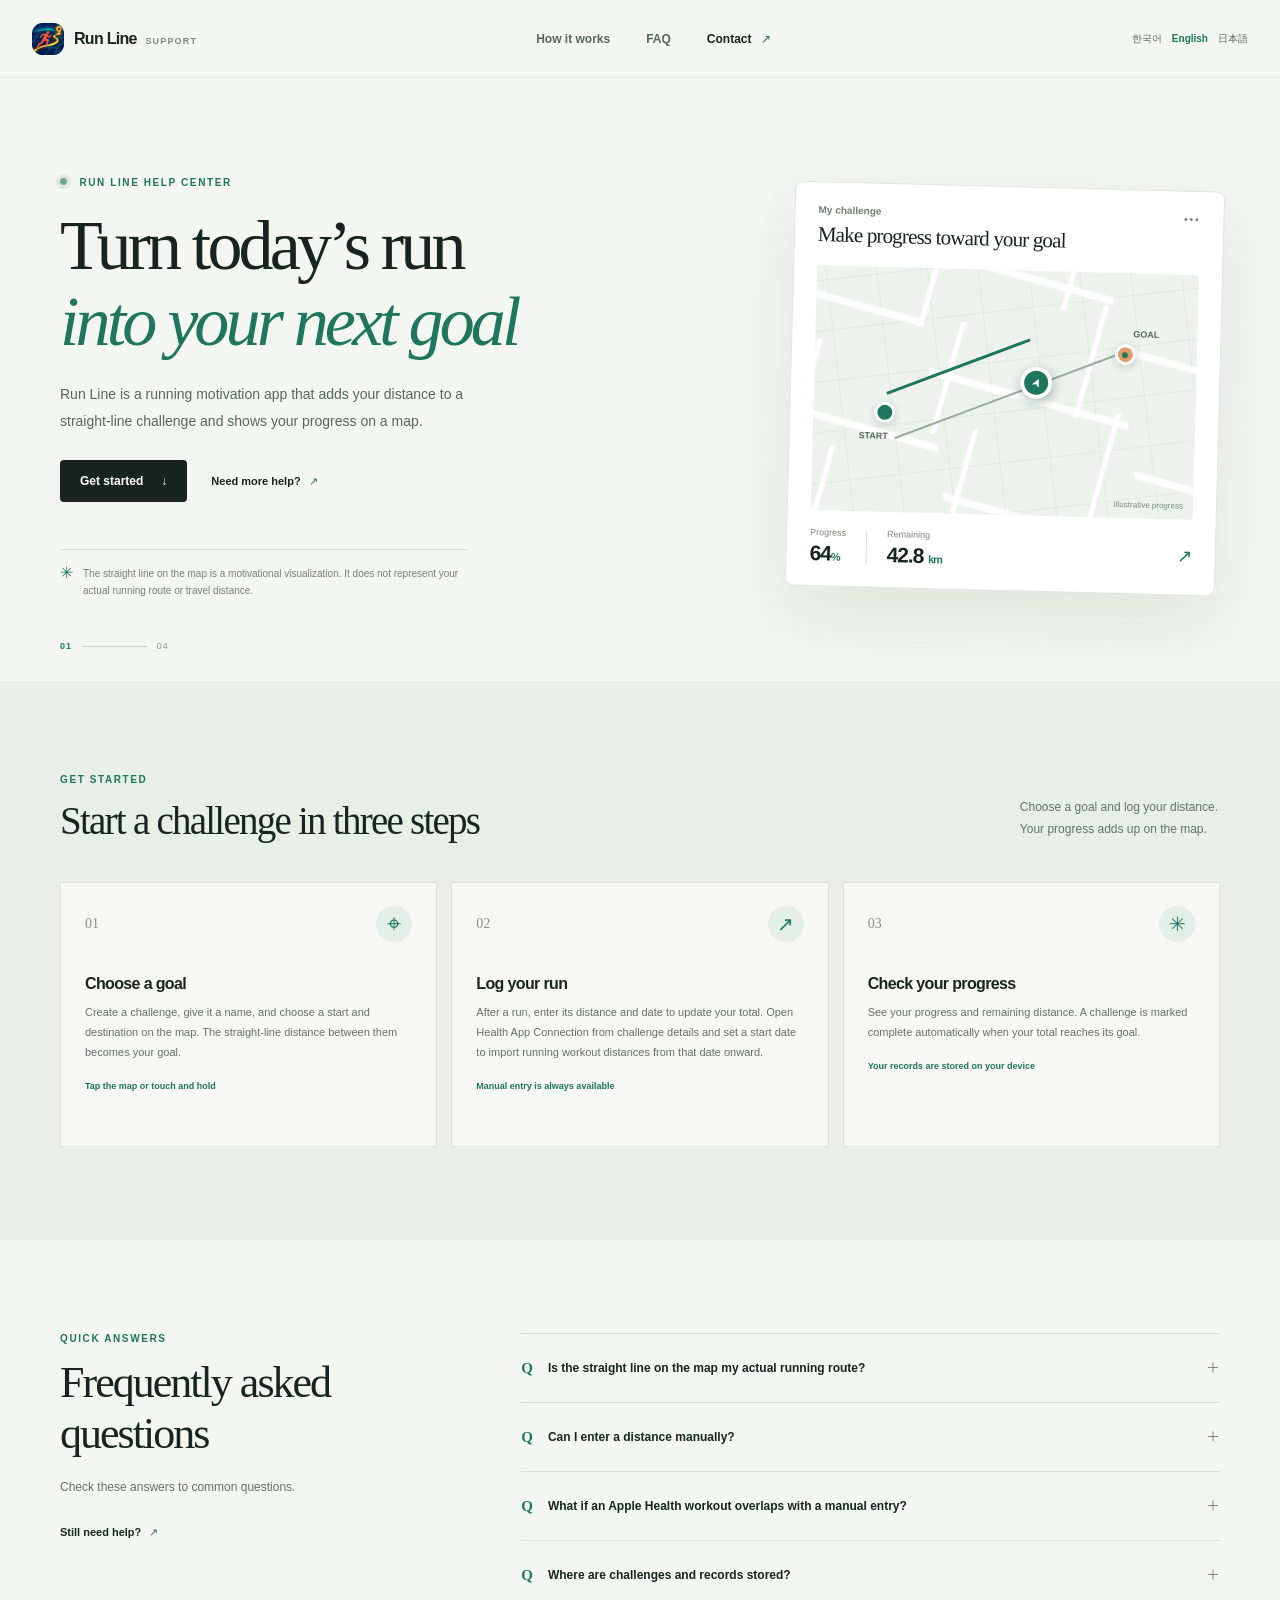
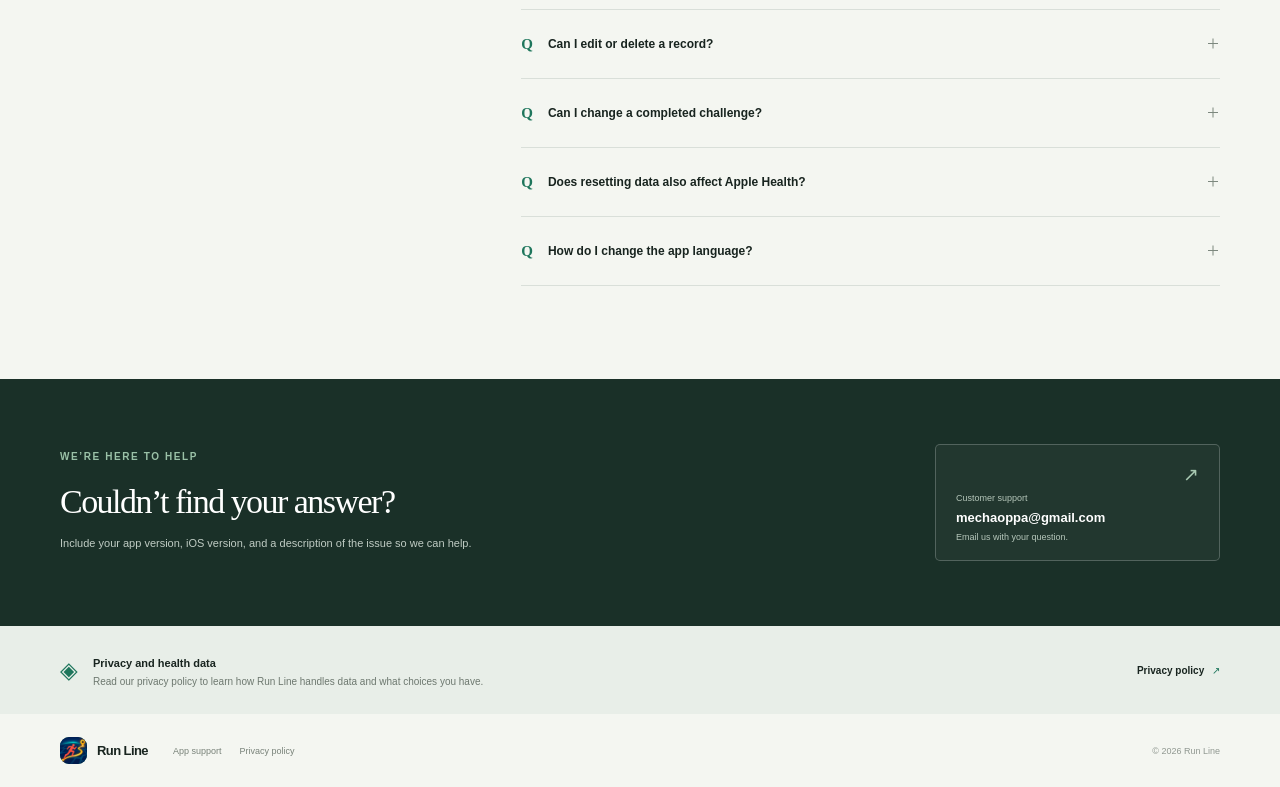
<file: index.html>
<!doctype html>
<html lang="ko">
<head>
  <meta charset="utf-8">
  <meta name="viewport" content="width=device-width, initial-scale=1">
  <meta name="theme-color" content="#f4f6f1">
  <meta name="description" content="Run Line 사용 방법, 자주 묻는 질문과 고객 지원 정보를 확인하세요.">
  <title>Run Line 지원</title>
  <link rel="alternate" hreflang="ko" href="./?lang=ko">
  <link rel="alternate" hreflang="en" href="en/">
  <link rel="alternate" hreflang="ja" href="ja/">
  <link rel="alternate" hreflang="x-default" href="./">
  <script src="language-redirect.js?v=1"></script>
  <link rel="icon" type="image/jpeg" href="run-line-app.jpg">
  <link rel="stylesheet" href="styles.css?v=5">
</head>
<body>
  <header class="site-header">
    <a class="brand" href="#top" aria-label="Run Line 지원 홈">
      <span class="brand-mark"><img src="run-line-app.jpg" alt=""></span>
      <span>Run Line <span class="brand-sub">SUPPORT</span></span>
    </a>
    <nav aria-label="주요 메뉴">
      <a href="#guide">사용 안내</a>
      <a href="#faq">자주 묻는 질문</a>
      <a class="nav-cta" href="#contact">문의하기 <span aria-hidden="true">↗</span></a>
    </nav>
    <nav class="language-switch" aria-label="언어 선택"><a href="./?lang=ko" lang="ko" aria-current="page">한국어</a><a href="en/" lang="en">English</a><a href="ja/" lang="ja">日本語</a></nav>
  </header>

  <main id="top">
    <section class="hero wrap">
      <div class="hero-copy">
        <p class="eyebrow"><span class="status-dot"></span> RUN LINE 도움말 센터</p>
        <h1>오늘의 달리기를<br><em>다음 목적지로</em></h1>
        <p class="hero-lede">Run Line은 달린 거리를 하나의 직선 챌린지에 쌓아가며, 목표까지의 진척을 지도에서 확인하는 러닝 동기부여 앱입니다.</p>
        <div class="hero-actions"><a class="button button-dark" href="#guide">앱 사용 안내 <span aria-hidden="true">↓</span></a><a class="text-link" href="#contact">도움이 더 필요하신가요? <span aria-hidden="true">↗</span></a></div>
        <div class="hero-note"><span class="note-icon" aria-hidden="true">✳</span><span>지도에 표시되는 직선은 동기부여를 위한 시각화이며 실제 러닝 경로나 이동 거리를 나타내지 않습니다.</span></div>
      </div>
      <div class="route-card" aria-label="출발지와 목적지를 연결하는 예시 직선 일러스트">
        <div class="route-top"><span>나의 챌린지</span><span class="route-menu" aria-hidden="true">•••</span></div>
        <div class="route-title">나만의 목표를 향해</div>
        <div class="route-map">
          <div class="map-grid"></div>
          <div class="route-line"></div>
          <div class="route-progress"></div>
          <div class="route-pin start-pin"><span></span></div>
          <div class="runner"><span>➤</span></div>
          <div class="route-pin finish-pin"><span></span></div>
          <span class="map-label label-start">출발</span><span class="map-label label-finish">목표</span>
          <span class="map-caption">직선 진척 예시</span>
        </div>
        <div class="route-stats"><div><span>진척률</span><strong>64<span>%</span></strong></div><div class="stat-divider"></div><div><span>남은 거리</span><strong>42.8 <small>km</small></strong></div><span class="route-spark" aria-hidden="true">↗</span></div>
      </div>
      <div class="hero-index" aria-hidden="true"><span>01</span><span class="index-rule"></span><span>04</span></div>
    </section>

    <section class="guide-section section-pad" id="guide">
      <div class="wrap">
        <div class="section-heading"><div><p class="eyebrow">GET STARTED</p><h2>챌린지, 이렇게 시작해요</h2></div><p>목표를 정하고, 달린 거리를 기록하면<br class="desktop-only"> 진척이 지도 위에 차곡차곡 쌓입니다.</p></div>
        <div class="steps">
          <article class="step-card"><div class="step-top"><span class="step-num">01</span><span class="step-symbol symbol-map" aria-hidden="true">⌖</span></div><h3>목표를 정해요</h3><p>새 챌린지에서 이름을 정하고 지도에 출발지와 목적지를 선택하세요. 두 지점 사이의 직선거리가 목표가 됩니다.</p><span class="step-foot">지도 탭 또는 길게 누르기</span></article>
          <article class="step-card"><div class="step-top"><span class="step-num">02</span><span class="step-symbol symbol-record" aria-hidden="true">↗</span></div><h3>달린 거리를 기록해요</h3><p>러닝이 끝난 뒤 거리와 날짜를 입력하면 누적 거리가 반영됩니다. 챌린지 상세에서 건강 앱 연동 화면을 열고 시작일을 정하면, 그날 이후의 러닝 워크아웃 거리를 자동으로 반영할 수 있어요.</p><span class="step-foot">수동 입력은 언제나 가능</span></article>
          <article class="step-card"><div class="step-top"><span class="step-num">03</span><span class="step-symbol symbol-finish" aria-hidden="true">✳</span></div><h3>진척을 확인해요</h3><p>현재 진척률과 남은 거리를 확인하고, 누적 거리가 목표에 도달하면 챌린지가 자동으로 완주 처리됩니다.</p><span class="step-foot">기록은 기기에 저장</span></article>
        </div>
      </div>
    </section>

    <section class="faq-section section-pad" id="faq">
      <div class="wrap faq-layout">
        <div class="faq-intro"><p class="eyebrow">QUICK ANSWERS</p><h2>자주 묻는<br>질문</h2><p>앱 사용 중 궁금한 점을<br>먼저 확인해 보세요.</p><a class="text-link" href="#contact">해결되지 않았어요 <span aria-hidden="true">↗</span></a></div>
        <div class="faq-list">
          <details><summary><span class="q-mark">Q</span><span>지도 위 직선은 실제 러닝 경로인가요?</span><span class="plus" aria-hidden="true"></span></summary><div class="faq-answer">아니요. 출발지와 목적지 사이의 직선은 챌린지 진척을 보여주는 시각화입니다. 실제 도로나 이동 경로, GPS 러닝 기록을 표시하지 않습니다.</div></details>
          <details><summary><span class="q-mark">Q</span><span>거리를 직접 입력할 수 있나요?</span><span class="plus" aria-hidden="true"></span></summary><div class="faq-answer">네. 러닝 후 거리와 날짜를 직접 입력할 수 있습니다. 건강 앱 연동 여부와 관계없이 수동 입력을 이용할 수 있습니다.</div></details>
          <details><summary><span class="q-mark">Q</span><span>건강 앱 기록과 직접 입력한 기록이 중복되면 어떻게 하나요?</span><span class="plus" aria-hidden="true"></span></summary><div class="faq-answer">같은 날짜의 건강 기록과 수동 기록은 각각 표시되며 기본적으로 둘 다 누적 거리에 합산됩니다. 같은 달리기라면 ‘건강 기록과 중복 가능’ 표시가 있는 수동 기록을 왼쪽으로 밀어 삭제하세요. 삭제 전에 확인할 수 있고, 삭제 후 잠시 실행 취소할 수 있습니다.</div></details>
          <details><summary><span class="q-mark">Q</span><span>챌린지와 기록은 어디에 저장되나요?</span><span class="plus" aria-hidden="true"></span></summary><div class="faq-answer">챌린지와 거리 기록은 앱이 설치된 기기에 저장됩니다. 앱을 삭제하거나 데이터를 초기화하면 로컬 데이터가 삭제될 수 있으니 유의해 주세요.</div></details>
          <details><summary><span class="q-mark">Q</span><span>기록을 수정하거나 삭제할 수 있나요?</span><span class="plus" aria-hidden="true"></span></summary><div class="faq-answer">진행 중인 챌린지에서는 수동으로 입력한 기록을 수정하거나 삭제할 수 있습니다. 건강 앱에서 가져온 기록은 앱에서 수정·삭제할 수 없으며, 완료한 챌린지의 기록은 조회만 가능합니다.</div></details>
          <details><summary><span class="q-mark">Q</span><span>완료한 챌린지를 다시 수정할 수 있나요?</span><span class="plus" aria-hidden="true"></span></summary><div class="faq-answer">완료된 챌린지와 기록은 조회 전용입니다. 완료 챌린지 이력에서 챌린지를 삭제하면 연결된 기록도 함께 삭제됩니다.</div></details>
          <details><summary><span class="q-mark">Q</span><span>데이터 초기화는 건강 앱 기록에도 적용되나요?</span><span class="plus" aria-hidden="true"></span></summary><div class="faq-answer">아니요. 데이터 초기화는 Run Line에 저장된 챌린지, 거리 기록과 설정만 이 기기에서 삭제합니다. 건강 앱의 원본 워크아웃 데이터는 변경하지 않습니다.</div></details>
          <details><summary><span class="q-mark">Q</span><span>앱 언어는 어떻게 바꾸나요?</span><span class="plus" aria-hidden="true"></span></summary><div class="faq-answer">Run Line 앱 안에는 언어 선택 메뉴가 없습니다. iPhone 설정에서 앱 &gt; Run Line &gt; 언어를 열어 한국어 또는 일본어를 선택하세요. 이 서포트 페이지의 언어 선택은 웹페이지에만 적용됩니다. iOS 버전에 따라 설정 항목의 이름이나 위치가 다를 수 있습니다.</div></details>
        </div>
      </div>
    </section>

    <section class="contact-section" id="contact">
      <div class="wrap contact-inner"><div><p class="eyebrow">WE’RE HERE TO HELP</p><h2>찾으시는 답이 없나요?</h2><p>앱 버전, 사용 중인 iOS 버전, 문제 상황을 함께 알려주시면 확인에 도움이 됩니다.</p></div><div class="contact-box"><span class="contact-icon" aria-hidden="true">↗</span><span class="contact-label">고객 지원</span><strong><a href="mailto:mechaoppa@gmail.com">mechaoppa@gmail.com</a></strong><small>문의 사항을 이메일로 보내 주세요.</small></div></div>
    </section>

    <section class="privacy-strip"><div class="wrap privacy-inner"><span class="privacy-symbol" aria-hidden="true">◈</span><div><strong>개인정보와 건강 데이터</strong><p>Run Line의 데이터 처리 방식과 이용자의 권리를 개인정보 처리방침에서 확인하세요.</p></div><a href="privacy.html?lang=ko" class="privacy-link">개인정보 처리방침 <span aria-hidden="true">↗</span></a></div></section>
  </main>

  <footer class="site-footer"><div class="wrap footer-inner"><a class="brand footer-brand" href="#top"><span class="brand-mark" aria-hidden="true"><img src="run-line-app.jpg" alt=""></span><span>Run Line</span></a><div class="footer-meta"><span>앱 지원 페이지</span><a href="privacy.html?lang=ko">개인정보 처리방침</a></div><span class="copyright">© 2026 Run Line</span></div></footer>
</body>
</html>
</file>
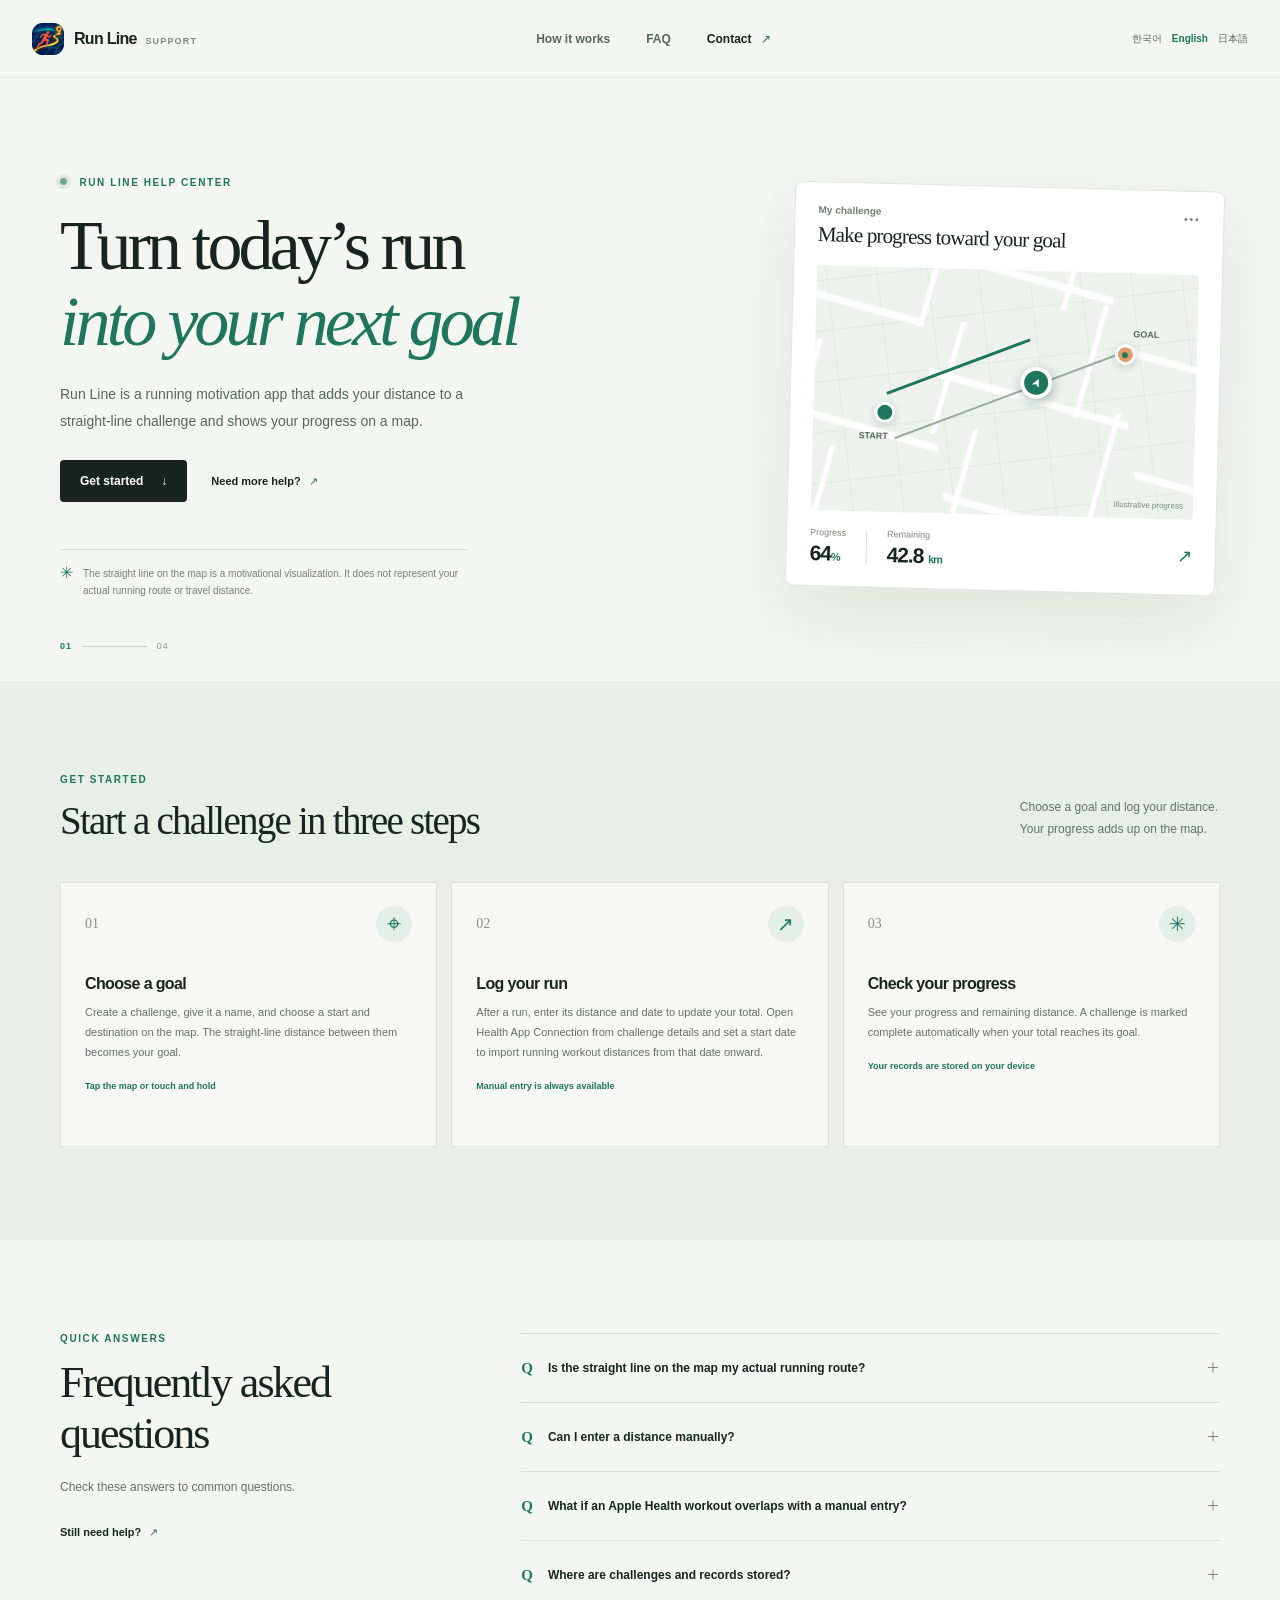
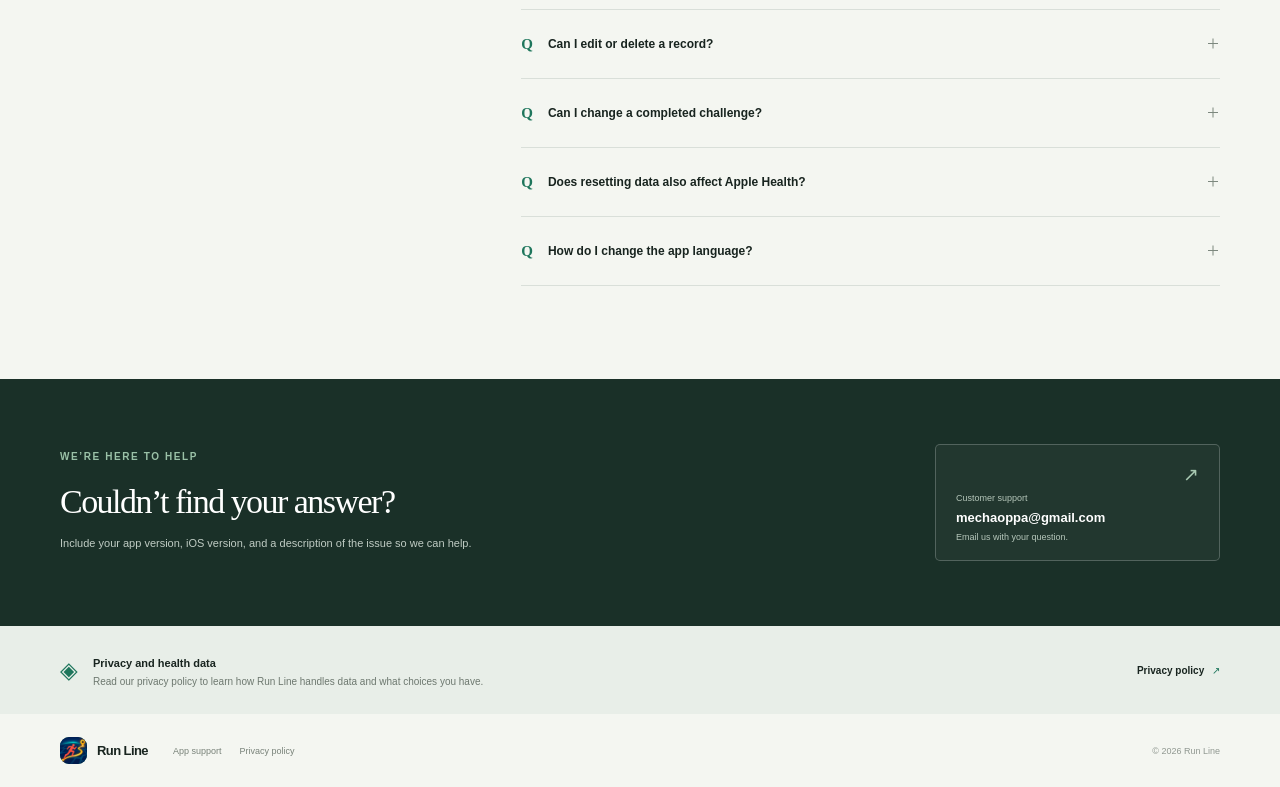
<file: en/index.html>
<!doctype html>
<html lang="en">
<head>
  <meta charset="utf-8">
  <meta name="viewport" content="width=device-width, initial-scale=1">
  <meta name="theme-color" content="#f4f6f1">
  <meta name="description" content="Learn how to use Run Line, browse answers to common questions, and contact support.">
  <title>Run Line Support</title>
  <link rel="alternate" hreflang="ko" href="../?lang=ko">
  <link rel="alternate" hreflang="en" href="./">
  <link rel="alternate" hreflang="ja" href="../ja/">
  <link rel="alternate" hreflang="x-default" href="../">
  <link rel="icon" type="image/jpeg" href="../run-line-app.jpg">
  <link rel="stylesheet" href="../styles.css?v=5">
</head>
<body>
  <header class="site-header">
    <a class="brand" href="./" aria-label="Run Line Support home"><span class="brand-mark"><img src="../run-line-app.jpg" alt=""></span><span>Run Line <span class="brand-sub">SUPPORT</span></span></a>
    <nav aria-label="Main navigation"><a href="#guide">How it works</a><a href="#faq">FAQ</a><a class="nav-cta" href="#contact">Contact <span aria-hidden="true">↗</span></a></nav>
    <nav class="language-switch" aria-label="Language"><a href="../?lang=ko" lang="ko">한국어</a><a href="./" lang="en" aria-current="page">English</a><a href="../ja/" lang="ja">日本語</a></nav>
  </header>
  <main id="top">
    <section class="hero wrap">
      <div class="hero-copy">
        <p class="eyebrow"><span class="status-dot"></span> RUN LINE HELP CENTER</p>
        <h1>Turn today’s run<br><em>into your next goal</em></h1>
        <p class="hero-lede">Run Line is a running motivation app that adds your distance to a straight-line challenge and shows your progress on a map.</p>
        <div class="hero-actions"><a class="button button-dark" href="#guide">Get started <span aria-hidden="true">↓</span></a><a class="text-link" href="#contact">Need more help? <span aria-hidden="true">↗</span></a></div>
        <div class="hero-note"><span class="note-icon" aria-hidden="true">✳</span><span>The straight line on the map is a motivational visualization. It does not represent your actual running route or travel distance.</span></div>
      </div>
      <div class="route-card" aria-label="Illustration of a straight line connecting a starting point and a destination"><div class="route-top"><span>My challenge</span><span class="route-menu" aria-hidden="true">•••</span></div><div class="route-title">Make progress toward your goal</div><div class="route-map"><div class="map-grid"></div><div class="route-line"></div><div class="route-progress"></div><div class="route-pin start-pin"><span></span></div><div class="runner"><span>➤</span></div><div class="route-pin finish-pin"><span></span></div><span class="map-label label-start">START</span><span class="map-label label-finish">GOAL</span><span class="map-caption">Illustrative progress</span></div><div class="route-stats"><div><span>Progress</span><strong>64<span>%</span></strong></div><div class="stat-divider"></div><div><span>Remaining</span><strong>42.8 <small>km</small></strong></div><span class="route-spark" aria-hidden="true">↗</span></div></div>
      <div class="hero-index" aria-hidden="true"><span>01</span><span class="index-rule"></span><span>04</span></div>
    </section>
    <section class="guide-section section-pad" id="guide"><div class="wrap"><div class="section-heading"><div><p class="eyebrow">GET STARTED</p><h2>Start a challenge in three steps</h2></div><p>Choose a goal and log your distance.<br class="desktop-only"> Your progress adds up on the map.</p></div><div class="steps">
      <article class="step-card"><div class="step-top"><span class="step-num">01</span><span class="step-symbol symbol-map" aria-hidden="true">⌖</span></div><h3>Choose a goal</h3><p>Create a challenge, give it a name, and choose a start and destination on the map. The straight-line distance between them becomes your goal.</p><span class="step-foot">Tap the map or touch and hold</span></article>
      <article class="step-card"><div class="step-top"><span class="step-num">02</span><span class="step-symbol symbol-record" aria-hidden="true">↗</span></div><h3>Log your run</h3><p>After a run, enter its distance and date to update your total. Open Health App Connection from challenge details and set a start date to import running workout distances from that date onward.</p><span class="step-foot">Manual entry is always available</span></article>
      <article class="step-card"><div class="step-top"><span class="step-num">03</span><span class="step-symbol symbol-finish" aria-hidden="true">✳</span></div><h3>Check your progress</h3><p>See your progress and remaining distance. A challenge is marked complete automatically when your total reaches its goal.</p><span class="step-foot">Your records are stored on your device</span></article>
    </div></div></section>
    <section class="faq-section section-pad" id="faq"><div class="wrap faq-layout"><div class="faq-intro"><p class="eyebrow">QUICK ANSWERS</p><h2>Frequently asked<br>questions</h2><p>Check these answers to common questions.</p><a class="text-link" href="#contact">Still need help? <span aria-hidden="true">↗</span></a></div><div class="faq-list">
      <details><summary><span class="q-mark">Q</span><span>Is the straight line on the map my actual running route?</span><span class="plus" aria-hidden="true"></span></summary><div class="faq-answer">No. It visualizes progress between your challenge’s start and destination. It does not show roads, a GPS route, or your actual location while running.</div></details>
      <details><summary><span class="q-mark">Q</span><span>Can I enter a distance manually?</span><span class="plus" aria-hidden="true"></span></summary><div class="faq-answer">Yes. Enter a distance and date after your run. Manual entry is available whether or not you connect Apple Health.</div></details>
      <details><summary><span class="q-mark">Q</span><span>What if an Apple Health workout overlaps with a manual entry?</span><span class="plus" aria-hidden="true"></span></summary><div class="faq-answer">Health records and manual entries on the same date are shown separately and normally both count toward your total. If they are the same run, swipe left on the manual entry marked as a possible duplicate and delete it. You’ll be asked to confirm, and you can undo the deletion for a short time.</div></details>
      <details><summary><span class="q-mark">Q</span><span>Where are challenges and records stored?</span><span class="plus" aria-hidden="true"></span></summary><div class="faq-answer">Challenges and distance records are stored on the device where the app is installed. Deleting the app or resetting its data may remove local records.</div></details>
      <details><summary><span class="q-mark">Q</span><span>Can I edit or delete a record?</span><span class="plus" aria-hidden="true"></span></summary><div class="faq-answer">In an active challenge, you can edit or delete records entered manually. Records imported from Apple Health cannot be edited or deleted in Run Line. Records in completed challenges are view-only.</div></details>
      <details><summary><span class="q-mark">Q</span><span>Can I change a completed challenge?</span><span class="plus" aria-hidden="true"></span></summary><div class="faq-answer">Completed challenges and their records are view-only. Deleting a challenge from completed history also deletes its associated records.</div></details>
      <details><summary><span class="q-mark">Q</span><span>Does resetting data also affect Apple Health?</span><span class="plus" aria-hidden="true"></span></summary><div class="faq-answer">No. Resetting data removes Run Line challenges, distance records, and settings from this device only. It does not change original workout data in Apple Health.</div></details>
      <details><summary><span class="q-mark">Q</span><span>How do I change the app language?</span><span class="plus" aria-hidden="true"></span></summary><div class="faq-answer">Run Line does not have an in-app language menu. On your iPhone, open Settings &gt; Apps &gt; Run Line &gt; Language, then choose Korean or Japanese. The language selector on this support site changes only the website. The setting name or location may vary by iOS version.</div></details>
    </div></div></section>
    <section class="contact-section" id="contact"><div class="wrap contact-inner"><div><p class="eyebrow">WE’RE HERE TO HELP</p><h2>Couldn’t find your answer?</h2><p>Include your app version, iOS version, and a description of the issue so we can help.</p></div><div class="contact-box"><span class="contact-icon" aria-hidden="true">↗</span><span class="contact-label">Customer support</span><strong><a href="mailto:mechaoppa@gmail.com">mechaoppa@gmail.com</a></strong><small>Email us with your question.</small></div></div></section>
    <section class="privacy-strip"><div class="wrap privacy-inner"><span class="privacy-symbol" aria-hidden="true">◈</span><div><strong>Privacy and health data</strong><p>Read our privacy policy to learn how Run Line handles data and what choices you have.</p></div><a href="privacy.html" class="privacy-link">Privacy policy <span aria-hidden="true">↗</span></a></div></section>
  </main>
  <footer class="site-footer"><div class="wrap footer-inner"><a class="brand footer-brand" href="./"><span class="brand-mark" aria-hidden="true"><img src="../run-line-app.jpg" alt=""></span><span>Run Line</span></a><div class="footer-meta"><span>App support</span><a href="privacy.html">Privacy policy</a></div><span class="copyright">© 2026 Run Line</span></div></footer>
</body>
</html>
</file>
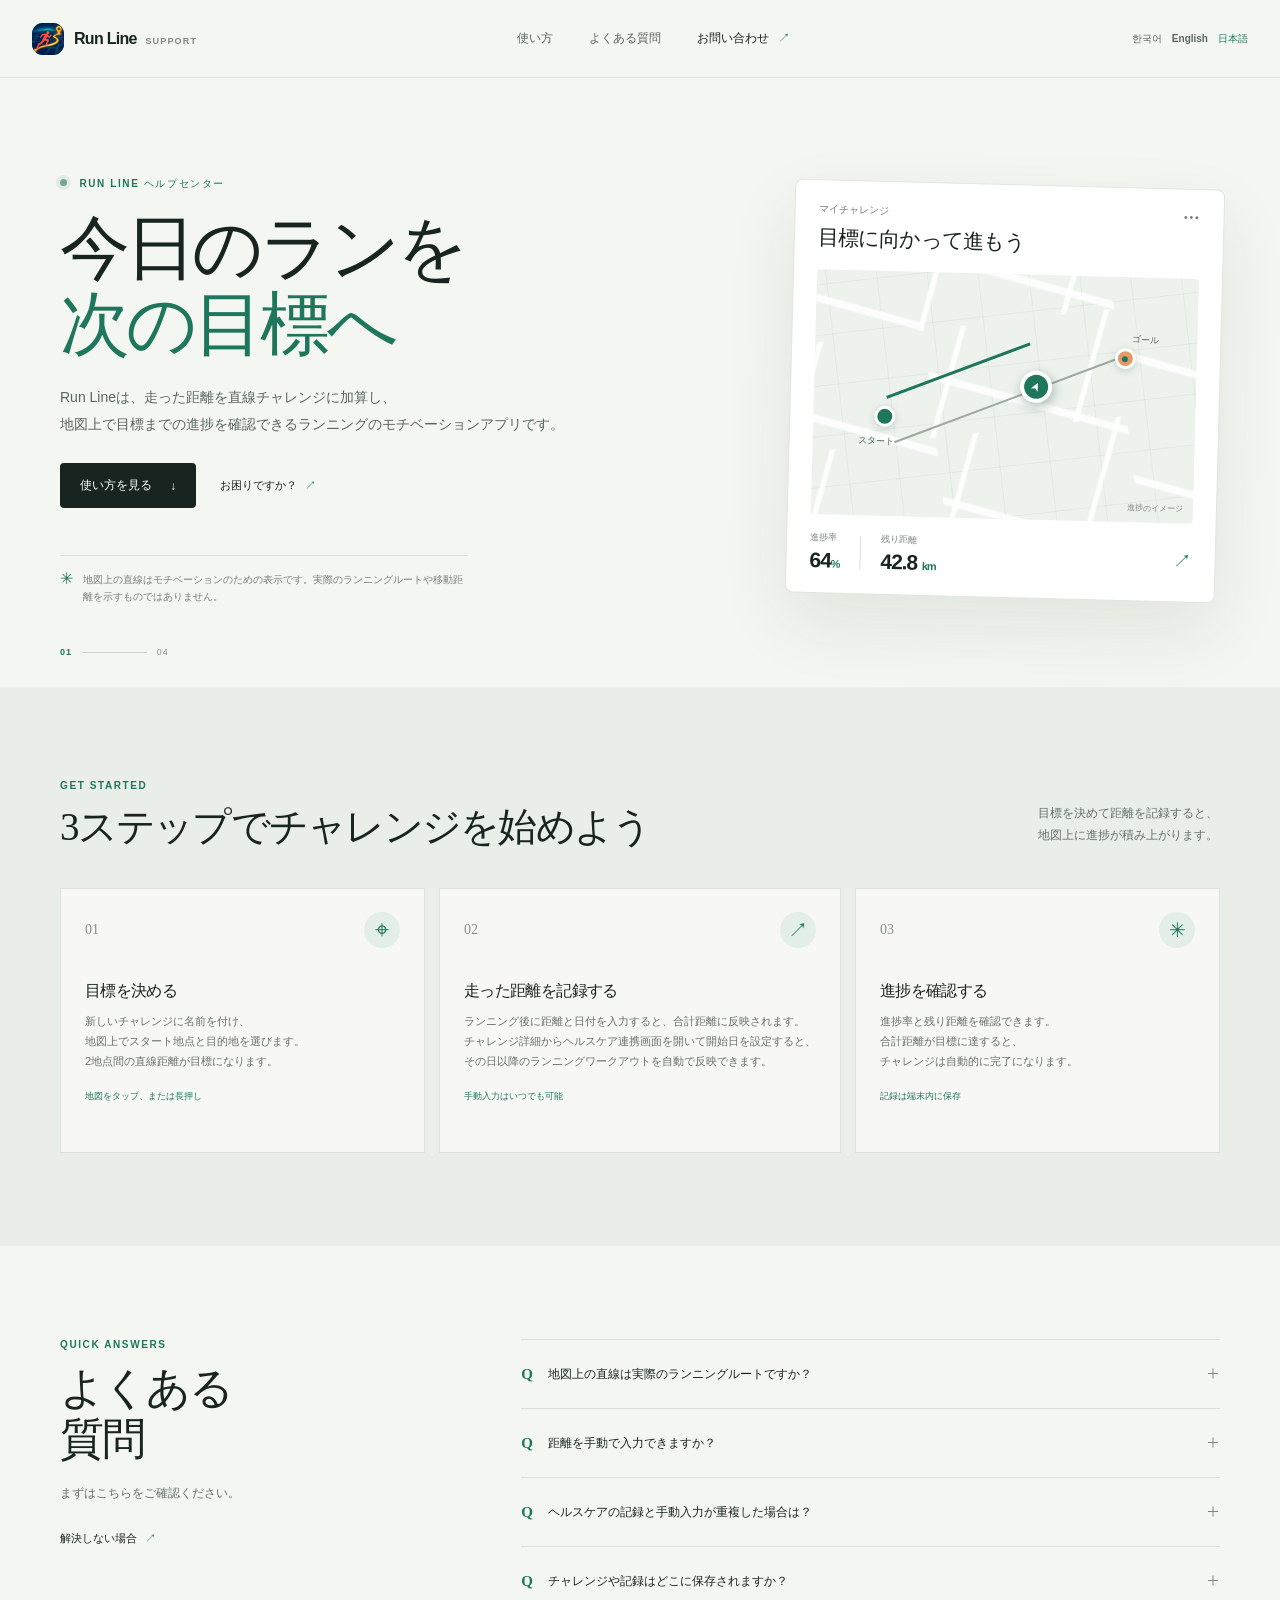
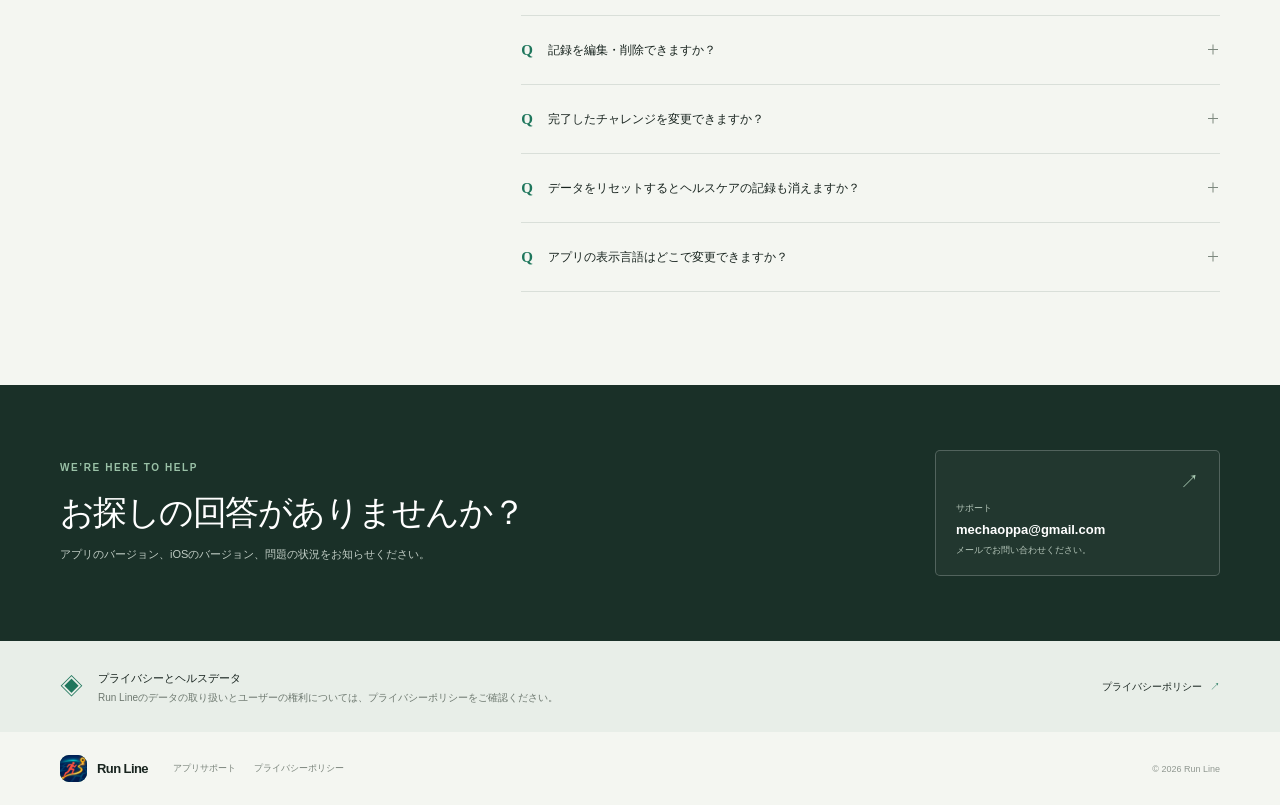
<file: ja/index.html>
<!doctype html>
<html lang="ja">
<head>
  <meta charset="utf-8">
  <meta name="viewport" content="width=device-width, initial-scale=1">
  <meta name="theme-color" content="#f4f6f1">
  <meta name="description" content="Run Lineの使い方、よくある質問、お問い合わせ先をご案内します。">
  <title>Run Line サポート</title>
  <link rel="alternate" hreflang="ko" href="../?lang=ko">
  <link rel="alternate" hreflang="en" href="../en/">
  <link rel="alternate" hreflang="ja" href="./">
  <link rel="alternate" hreflang="x-default" href="../">
  <link rel="icon" type="image/jpeg" href="../run-line-app.jpg">
  <link rel="stylesheet" href="../styles.css?v=5">
</head>
<body>
  <header class="site-header">
    <a class="brand" href="./" aria-label="Run Line サポートホーム"><span class="brand-mark"><img src="../run-line-app.jpg" alt=""></span><span>Run Line <span class="brand-sub">SUPPORT</span></span></a>
    <nav aria-label="メインメニュー"><a href="#guide">使い方</a><a href="#faq">よくある質問</a><a class="nav-cta" href="#contact">お問い合わせ <span aria-hidden="true">↗</span></a></nav>
    <nav class="language-switch" aria-label="言語選択"><a href="../?lang=ko" lang="ko">한국어</a><a href="../en/" lang="en">English</a><a href="./" lang="ja" aria-current="page">日本語</a></nav>
  </header>
  <main id="top">
    <section class="hero wrap">
      <div class="hero-copy">
        <p class="eyebrow"><span class="status-dot"></span> RUN LINE ヘルプセンター</p>
        <h1>今日のランを<br><em>次の目標へ</em></h1>
        <p class="hero-lede">Run Lineは、走った距離を直線チャレンジに加算し、地図上で目標までの進捗を確認できるランニングのモチベーションアプリです。</p>
        <div class="hero-actions"><a class="button button-dark" href="#guide">使い方を見る <span aria-hidden="true">↓</span></a><a class="text-link" href="#contact">お困りですか？ <span aria-hidden="true">↗</span></a></div>
        <div class="hero-note"><span class="note-icon" aria-hidden="true">✳</span><span>地図上の直線はモチベーションのための表示です。実際のランニングルートや移動距離を示すものではありません。</span></div>
      </div>
      <div class="route-card" aria-label="スタート地点と目的地を結ぶ直線のイラスト"><div class="route-top"><span>マイチャレンジ</span><span class="route-menu" aria-hidden="true">•••</span></div><div class="route-title">目標に向かって進もう</div><div class="route-map"><div class="map-grid"></div><div class="route-line"></div><div class="route-progress"></div><div class="route-pin start-pin"><span></span></div><div class="runner"><span>➤</span></div><div class="route-pin finish-pin"><span></span></div><span class="map-label label-start">スタート</span><span class="map-label label-finish">ゴール</span><span class="map-caption">進捗のイメージ</span></div><div class="route-stats"><div><span>進捗率</span><strong>64<span>%</span></strong></div><div class="stat-divider"></div><div><span>残り距離</span><strong>42.8 <small>km</small></strong></div><span class="route-spark" aria-hidden="true">↗</span></div></div>
      <div class="hero-index" aria-hidden="true"><span>01</span><span class="index-rule"></span><span>04</span></div>
    </section>
    <section class="guide-section section-pad" id="guide"><div class="wrap"><div class="section-heading"><div><p class="eyebrow">GET STARTED</p><h2>3ステップでチャレンジを始めよう</h2></div><p>目標を決めて距離を記録すると、<br class="desktop-only">地図上に進捗が積み上がります。</p></div><div class="steps">
      <article class="step-card"><div class="step-top"><span class="step-num">01</span><span class="step-symbol symbol-map" aria-hidden="true">⌖</span></div><h3>目標を決める</h3><p>新しいチャレンジに名前を付け、地図上でスタート地点と目的地を選びます。2地点間の直線距離が目標になります。</p><span class="step-foot">地図をタップ、または長押し</span></article>
      <article class="step-card"><div class="step-top"><span class="step-num">02</span><span class="step-symbol symbol-record" aria-hidden="true">↗</span></div><h3>走った距離を記録する</h3><p>ランニング後に距離と日付を入力すると、合計距離に反映されます。チャレンジ詳細からヘルスケア連携画面を開いて開始日を設定すると、その日以降のランニングワークアウトを自動で反映できます。</p><span class="step-foot">手動入力はいつでも可能</span></article>
      <article class="step-card"><div class="step-top"><span class="step-num">03</span><span class="step-symbol symbol-finish" aria-hidden="true">✳</span></div><h3>進捗を確認する</h3><p>進捗率と残り距離を確認できます。合計距離が目標に達すると、チャレンジは自動的に完了になります。</p><span class="step-foot">記録は端末内に保存</span></article>
    </div></div></section>
    <section class="faq-section section-pad" id="faq"><div class="wrap faq-layout"><div class="faq-intro"><p class="eyebrow">QUICK ANSWERS</p><h2>よくある<br>質問</h2><p>まずはこちらをご確認ください。</p><a class="text-link" href="#contact">解決しない場合 <span aria-hidden="true">↗</span></a></div><div class="faq-list">
      <details><summary><span class="q-mark">Q</span><span>地図上の直線は実際のランニングルートですか？</span><span class="plus" aria-hidden="true"></span></summary><div class="faq-answer">いいえ。チャレンジのスタート地点と目的地の間の進捗を示す表示です。実際の道路、GPSルート、ランニング中の現在地は表示しません。</div></details>
      <details><summary><span class="q-mark">Q</span><span>距離を手動で入力できますか？</span><span class="plus" aria-hidden="true"></span></summary><div class="faq-answer">はい。ランニング後に距離と日付を入力できます。Appleヘルスケアを連携していなくても手動入力を利用できます。</div></details>
      <details><summary><span class="q-mark">Q</span><span>ヘルスケアの記録と手動入力が重複した場合は？</span><span class="plus" aria-hidden="true"></span></summary><div class="faq-answer">同じ日のヘルスケア記録と手動入力は別々に表示され、通常は両方が合計に加算されます。同じランニングの場合は、「ヘルスケアの記録と重複している可能性があります」と表示された手動記録を左にスワイプして削除してください。削除前に確認でき、削除後もしばらくは取り消せます。</div></details>
      <details><summary><span class="q-mark">Q</span><span>チャレンジや記録はどこに保存されますか？</span><span class="plus" aria-hidden="true"></span></summary><div class="faq-answer">チャレンジと距離記録はアプリをインストールした端末内に保存されます。アプリの削除やデータのリセットにより、端末内のデータが消去される場合があります。</div></details>
      <details><summary><span class="q-mark">Q</span><span>記録を編集・削除できますか？</span><span class="plus" aria-hidden="true"></span></summary><div class="faq-answer">進行中のチャレンジでは、手動で入力した記録を編集・削除できます。Appleヘルスケアから取り込んだ記録はRun Lineで編集・削除できません。完了したチャレンジの記録は閲覧のみ可能です。</div></details>
      <details><summary><span class="q-mark">Q</span><span>完了したチャレンジを変更できますか？</span><span class="plus" aria-hidden="true"></span></summary><div class="faq-answer">完了したチャレンジと記録は閲覧のみ可能です。完了履歴からチャレンジを削除すると、関連する記録も削除されます。</div></details>
      <details><summary><span class="q-mark">Q</span><span>データをリセットするとヘルスケアの記録も消えますか？</span><span class="plus" aria-hidden="true"></span></summary><div class="faq-answer">いいえ。データのリセットで削除されるのは、この端末のRun Lineに保存されたチャレンジ、距離記録、設定のみです。Appleヘルスケアの元のワークアウトデータは変更されません。</div></details>
      <details><summary><span class="q-mark">Q</span><span>アプリの表示言語はどこで変更できますか？</span><span class="plus" aria-hidden="true"></span></summary><div class="faq-answer">Run Lineアプリ内に言語切替メニューはありません。iPhoneの「設定」&gt;「アプリ」&gt;「Run Line」&gt;「言語」から韓国語または日本語を選択してください。このサポートページの言語切替はウェブページの表示だけに適用されます。iOSのバージョンによって項目名や場所が異なる場合があります。</div></details>
    </div></div></section>
    <section class="contact-section" id="contact"><div class="wrap contact-inner"><div><p class="eyebrow">WE’RE HERE TO HELP</p><h2>お探しの回答がありませんか？</h2><p>アプリのバージョン、iOSのバージョン、問題の状況をお知らせください。</p></div><div class="contact-box"><span class="contact-icon" aria-hidden="true">↗</span><span class="contact-label">サポート</span><strong><a href="mailto:mechaoppa@gmail.com">mechaoppa@gmail.com</a></strong><small>メールでお問い合わせください。</small></div></div></section>
    <section class="privacy-strip"><div class="wrap privacy-inner"><span class="privacy-symbol" aria-hidden="true">◈</span><div><strong>プライバシーとヘルスデータ</strong><p>Run Lineのデータの取り扱いとユーザーの権利については、プライバシーポリシーをご確認ください。</p></div><a href="privacy.html" class="privacy-link">プライバシーポリシー <span aria-hidden="true">↗</span></a></div></section>
  </main>
  <footer class="site-footer"><div class="wrap footer-inner"><a class="brand footer-brand" href="./"><span class="brand-mark" aria-hidden="true"><img src="../run-line-app.jpg" alt=""></span><span>Run Line</span></a><div class="footer-meta"><span>アプリサポート</span><a href="privacy.html">プライバシーポリシー</a></div><span class="copyright">© 2026 Run Line</span></div></footer>
</body>
</html>
</file>
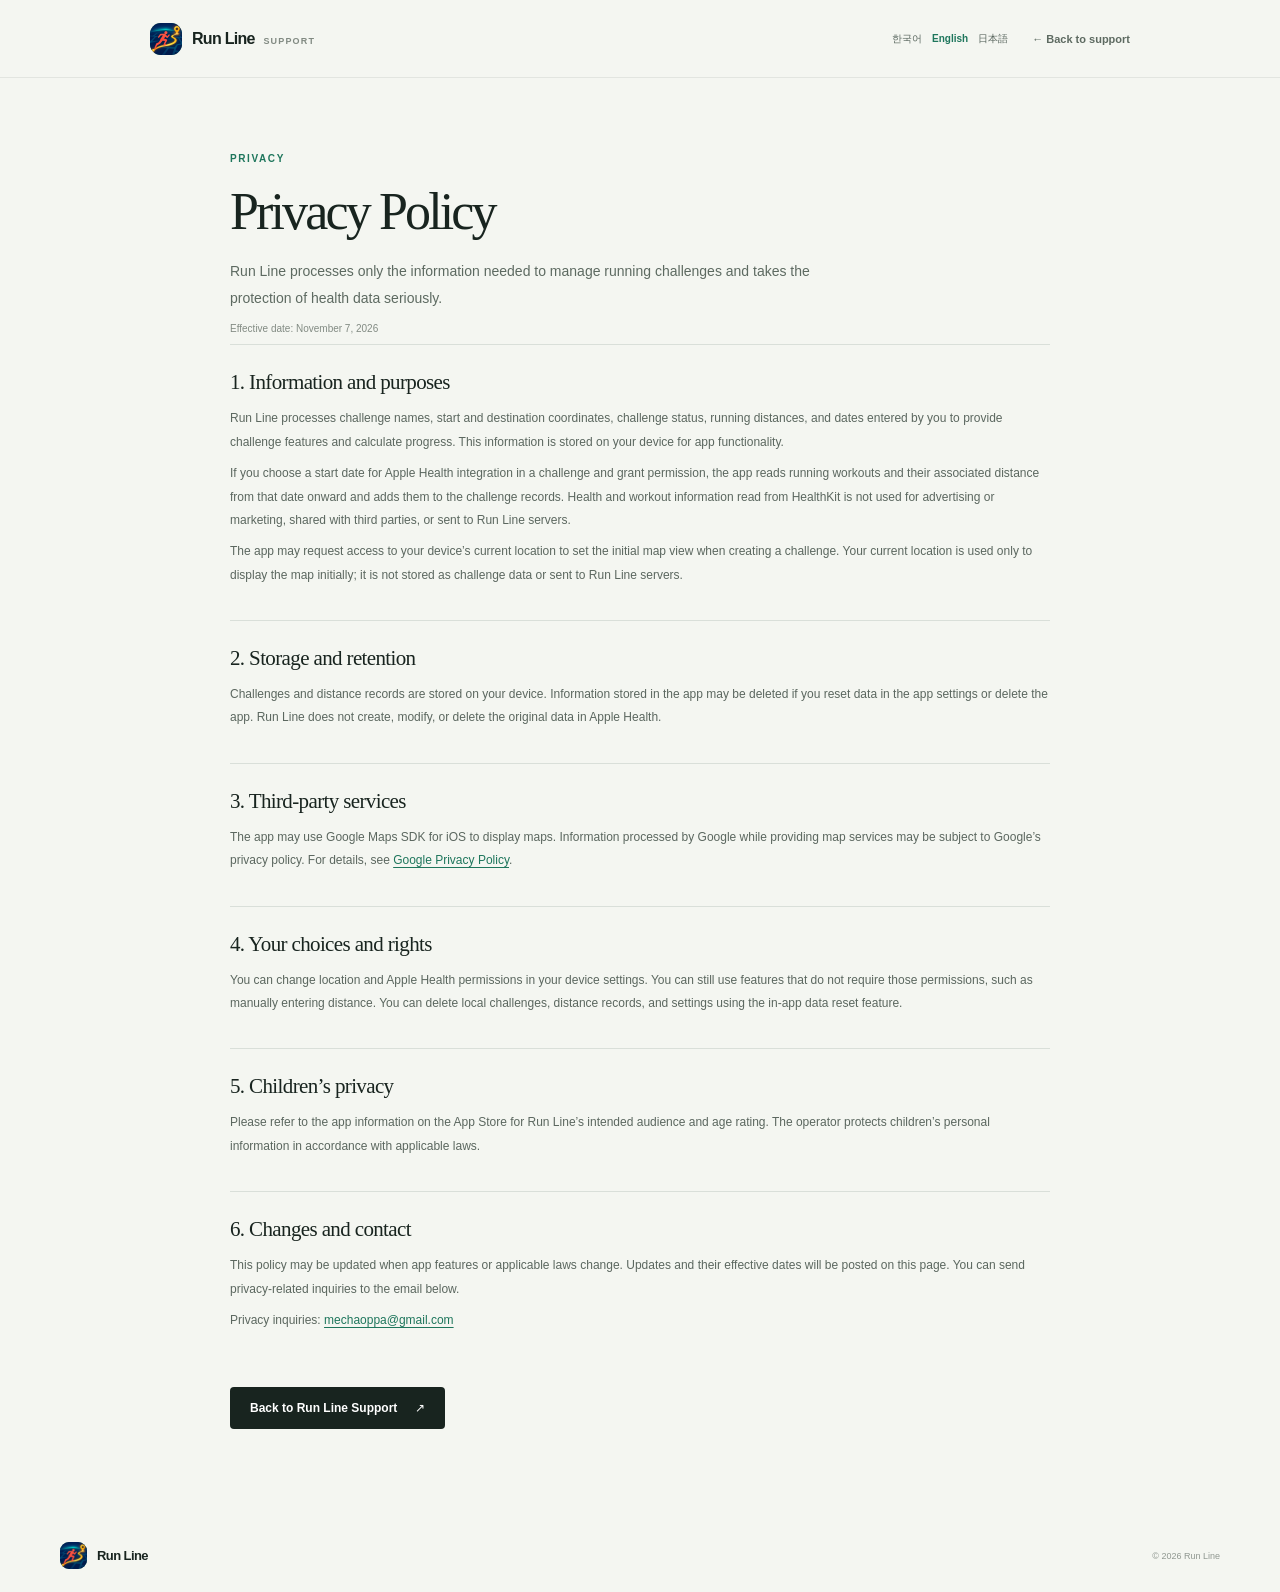
<file: privacy.html>
<!doctype html>
<html lang="ko">
<head>
  <meta charset="utf-8">
  <meta name="viewport" content="width=device-width, initial-scale=1">
  <meta name="theme-color" content="#f4f6f1">
  <meta name="description" content="Run Line 개인정보 처리방침">
  <title>개인정보 처리방침 — Run Line</title>
  <link rel="alternate" hreflang="ko" href="privacy.html?lang=ko">
  <link rel="alternate" hreflang="en" href="en/privacy.html">
  <link rel="alternate" hreflang="ja" href="ja/privacy.html">
  <link rel="alternate" hreflang="x-default" href="privacy.html">
  <script src="language-redirect.js?v=1"></script>
  <link rel="icon" type="image/jpeg" href="run-line-app.jpg">
  <link rel="stylesheet" href="styles.css?v=5">
</head>
<body class="privacy-page">
  <header class="site-header"><a class="brand" href="./?lang=ko"><span class="brand-mark" aria-hidden="true"><img src="run-line-app.jpg" alt=""></span><span>Run Line <span class="brand-sub">SUPPORT</span></span></a><nav class="language-switch" aria-label="언어 선택"><a href="privacy.html?lang=ko" lang="ko" aria-current="page">한국어</a><a href="en/privacy.html" lang="en">English</a><a href="ja/privacy.html" lang="ja">日本語</a></nav><a class="back-link" href="./?lang=ko">← 지원 페이지로</a></header>
  <main class="policy wrap">
    <p class="eyebrow">PRIVACY</p><h1>개인정보 처리방침</h1><p class="policy-lede">Run Line은 러닝 챌린지를 관리하는 데 필요한 정보만 처리하며, 건강 데이터 보호를 중요하게 생각합니다.</p><p class="effective-date">시행일: 2026년 11월 7일</p>
    <article class="policy-body">
      <section><h2>1. 처리하는 정보와 목적</h2><p>Run Line은 사용자가 입력한 챌린지 이름, 출발지와 목적지 좌표, 챌린지 상태, 달린 거리와 날짜를 챌린지 제공 및 진척 계산 목적으로 처리합니다. 이 정보는 앱 기능을 위해 사용자의 기기에 저장됩니다.</p><p>사용자가 챌린지별 건강 앱 연동의 시작일을 정하고 권한을 허용한 경우, 앱은 해당 시작일 이후의 러닝 워크아웃과 해당 워크아웃에 연결된 거리 정보를 읽어 챌린지의 거리 기록에 반영합니다. HealthKit에서 읽은 건강·운동 정보는 광고·마케팅에 사용하거나 제3자에게 제공하지 않으며, 앱 자체 서버로 전송하지 않습니다.</p><p>새 챌린지 생성 화면의 지도 초기 위치를 설정하기 위해 기기의 현재 위치 권한을 요청할 수 있습니다. 현재 위치는 지도 초기 표시 용도로만 사용하고 앱의 챌린지 데이터로 저장하거나 앱 자체 서버로 전송하지 않습니다.</p></section>
      <section><h2>2. 저장 및 보관</h2><p>챌린지와 거리 기록은 사용자의 기기에 저장됩니다. 앱 설정에서 데이터 초기화를 실행하거나 앱을 삭제하면 앱에 저장된 정보가 삭제될 수 있습니다. 건강 앱의 원본 데이터는 Run Line이 생성·수정·삭제하지 않습니다.</p></section>
      <section><h2>3. 제3자 서비스</h2><p>앱은 지도 표시를 위해 Google Maps SDK for iOS를 사용할 수 있습니다. 지도 제공 과정에서 Google이 처리하는 정보에는 Google의 개인정보 보호 정책이 적용될 수 있습니다. 자세한 내용은 <a href="https://policies.google.com/privacy?hl=ko" target="_blank" rel="noopener noreferrer">Google 개인정보처리방침</a>을 확인해 주세요.</p></section>
      <section><h2>4. 이용자의 선택과 권리</h2><p>위치 권한과 건강 앱 권한은 기기의 설정에서 변경할 수 있습니다. 권한을 허용하지 않아도 수동 거리 입력 등 해당 권한이 필요하지 않은 앱 기능을 이용할 수 있습니다. 앱 내 데이터 초기화 기능을 통해 로컬 챌린지, 거리 기록 및 설정을 삭제할 수 있습니다.</p></section>
      <section><h2>5. 아동의 개인정보</h2><p>Run Line의 대상 이용자와 연령 제한은 App Store에 표시된 앱 정보를 확인해 주세요. 운영자는 적용되는 법령에 따라 아동의 개인정보를 보호합니다.</p></section>
      <section><h2>6. 방침 변경 및 문의</h2><p>앱 기능이나 관련 법령 변경에 따라 이 방침을 수정할 수 있으며 변경 내용과 시행일을 이 페이지에 게시합니다. 개인정보 처리와 관련된 문의는 아래 이메일로 접수할 수 있습니다.</p><p class="contact-pending">개인정보 관련 문의: <a href="mailto:mechaoppa@gmail.com">mechaoppa@gmail.com</a></p></section>
    </article>
    <a class="button button-dark policy-back" href="./?lang=ko">Run Line 지원 페이지로 돌아가기 <span aria-hidden="true">↗</span></a>
  </main>
  <footer class="site-footer"><div class="wrap footer-inner"><a class="brand footer-brand" href="./?lang=ko"><span class="brand-mark" aria-hidden="true"><img src="run-line-app.jpg" alt=""></span><span>Run Line</span></a><span class="copyright">© 2026 Run Line</span></div></footer>
</body>
</html>
</file>
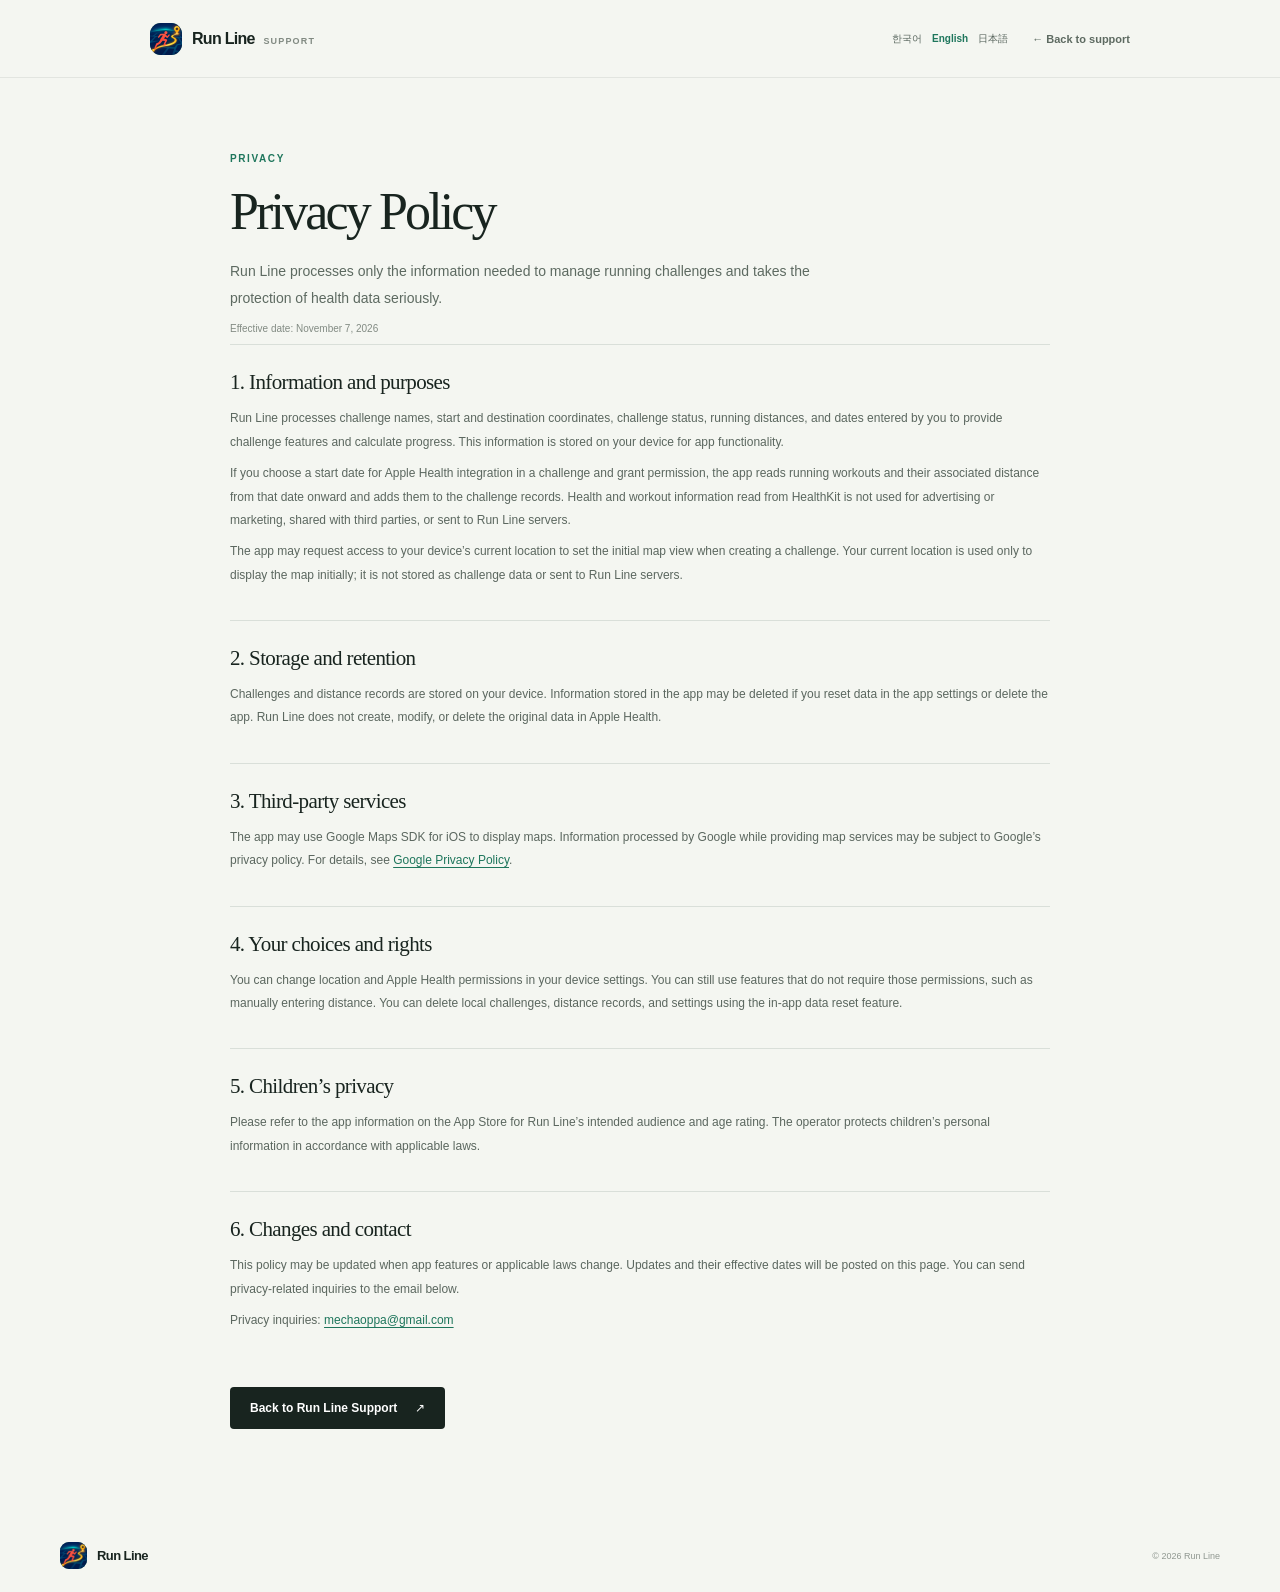
<file: en/privacy.html>
<!doctype html>
<html lang="en">
<head>
  <meta charset="utf-8">
  <meta name="viewport" content="width=device-width, initial-scale=1">
  <meta name="theme-color" content="#f4f6f1">
  <meta name="description" content="Run Line Privacy Policy">
  <title>Privacy Policy — Run Line</title>
  <link rel="alternate" hreflang="ko" href="../privacy.html?lang=ko">
  <link rel="alternate" hreflang="en" href="privacy.html">
  <link rel="alternate" hreflang="ja" href="../ja/privacy.html">
  <link rel="alternate" hreflang="x-default" href="../privacy.html">
  <link rel="icon" type="image/jpeg" href="../run-line-app.jpg">
  <link rel="stylesheet" href="../styles.css?v=5">
</head>
<body class="privacy-page">
  <header class="site-header"><a class="brand" href="./"><span class="brand-mark" aria-hidden="true"><img src="../run-line-app.jpg" alt=""></span><span>Run Line <span class="brand-sub">SUPPORT</span></span></a><nav class="language-switch" aria-label="Language"><a href="../privacy.html?lang=ko" lang="ko">한국어</a><a href="privacy.html" lang="en" aria-current="page">English</a><a href="../ja/privacy.html" lang="ja">日本語</a></nav><a class="back-link" href="./">← Back to support</a></header>
  <main class="policy wrap">
    <p class="eyebrow">PRIVACY</p><h1>Privacy Policy</h1><p class="policy-lede">Run Line processes only the information needed to manage running challenges and takes the protection of health data seriously.</p><p class="effective-date">Effective date: November 7, 2026</p>
    <article class="policy-body">
      <section><h2>1. Information and purposes</h2><p>Run Line processes challenge names, start and destination coordinates, challenge status, running distances, and dates entered by you to provide challenge features and calculate progress. This information is stored on your device for app functionality.</p><p>If you choose a start date for Apple Health integration in a challenge and grant permission, the app reads running workouts and their associated distance from that date onward and adds them to the challenge records. Health and workout information read from HealthKit is not used for advertising or marketing, shared with third parties, or sent to Run Line servers.</p><p>The app may request access to your device’s current location to set the initial map view when creating a challenge. Your current location is used only to display the map initially; it is not stored as challenge data or sent to Run Line servers.</p></section>
      <section><h2>2. Storage and retention</h2><p>Challenges and distance records are stored on your device. Information stored in the app may be deleted if you reset data in the app settings or delete the app. Run Line does not create, modify, or delete the original data in Apple Health.</p></section>
      <section><h2>3. Third-party services</h2><p>The app may use Google Maps SDK for iOS to display maps. Information processed by Google while providing map services may be subject to Google’s privacy policy. For details, see <a href="https://policies.google.com/privacy?hl=en" target="_blank" rel="noopener noreferrer">Google Privacy Policy</a>.</p></section>
      <section><h2>4. Your choices and rights</h2><p>You can change location and Apple Health permissions in your device settings. You can still use features that do not require those permissions, such as manually entering distance. You can delete local challenges, distance records, and settings using the in-app data reset feature.</p></section>
      <section><h2>5. Children’s privacy</h2><p>Please refer to the app information on the App Store for Run Line’s intended audience and age rating. The operator protects children’s personal information in accordance with applicable laws.</p></section>
      <section><h2>6. Changes and contact</h2><p>This policy may be updated when app features or applicable laws change. Updates and their effective dates will be posted on this page. You can send privacy-related inquiries to the email below.</p><p>Privacy inquiries: <a href="mailto:mechaoppa@gmail.com">mechaoppa@gmail.com</a></p></section>
    </article>
    <a class="button button-dark policy-back" href="./">Back to Run Line Support <span aria-hidden="true">↗</span></a>
  </main>
  <footer class="site-footer"><div class="wrap footer-inner"><a class="brand footer-brand" href="./"><span class="brand-mark" aria-hidden="true"><img src="../run-line-app.jpg" alt=""></span><span>Run Line</span></a><span class="copyright">© 2026 Run Line</span></div></footer>
</body>
</html>
</file>
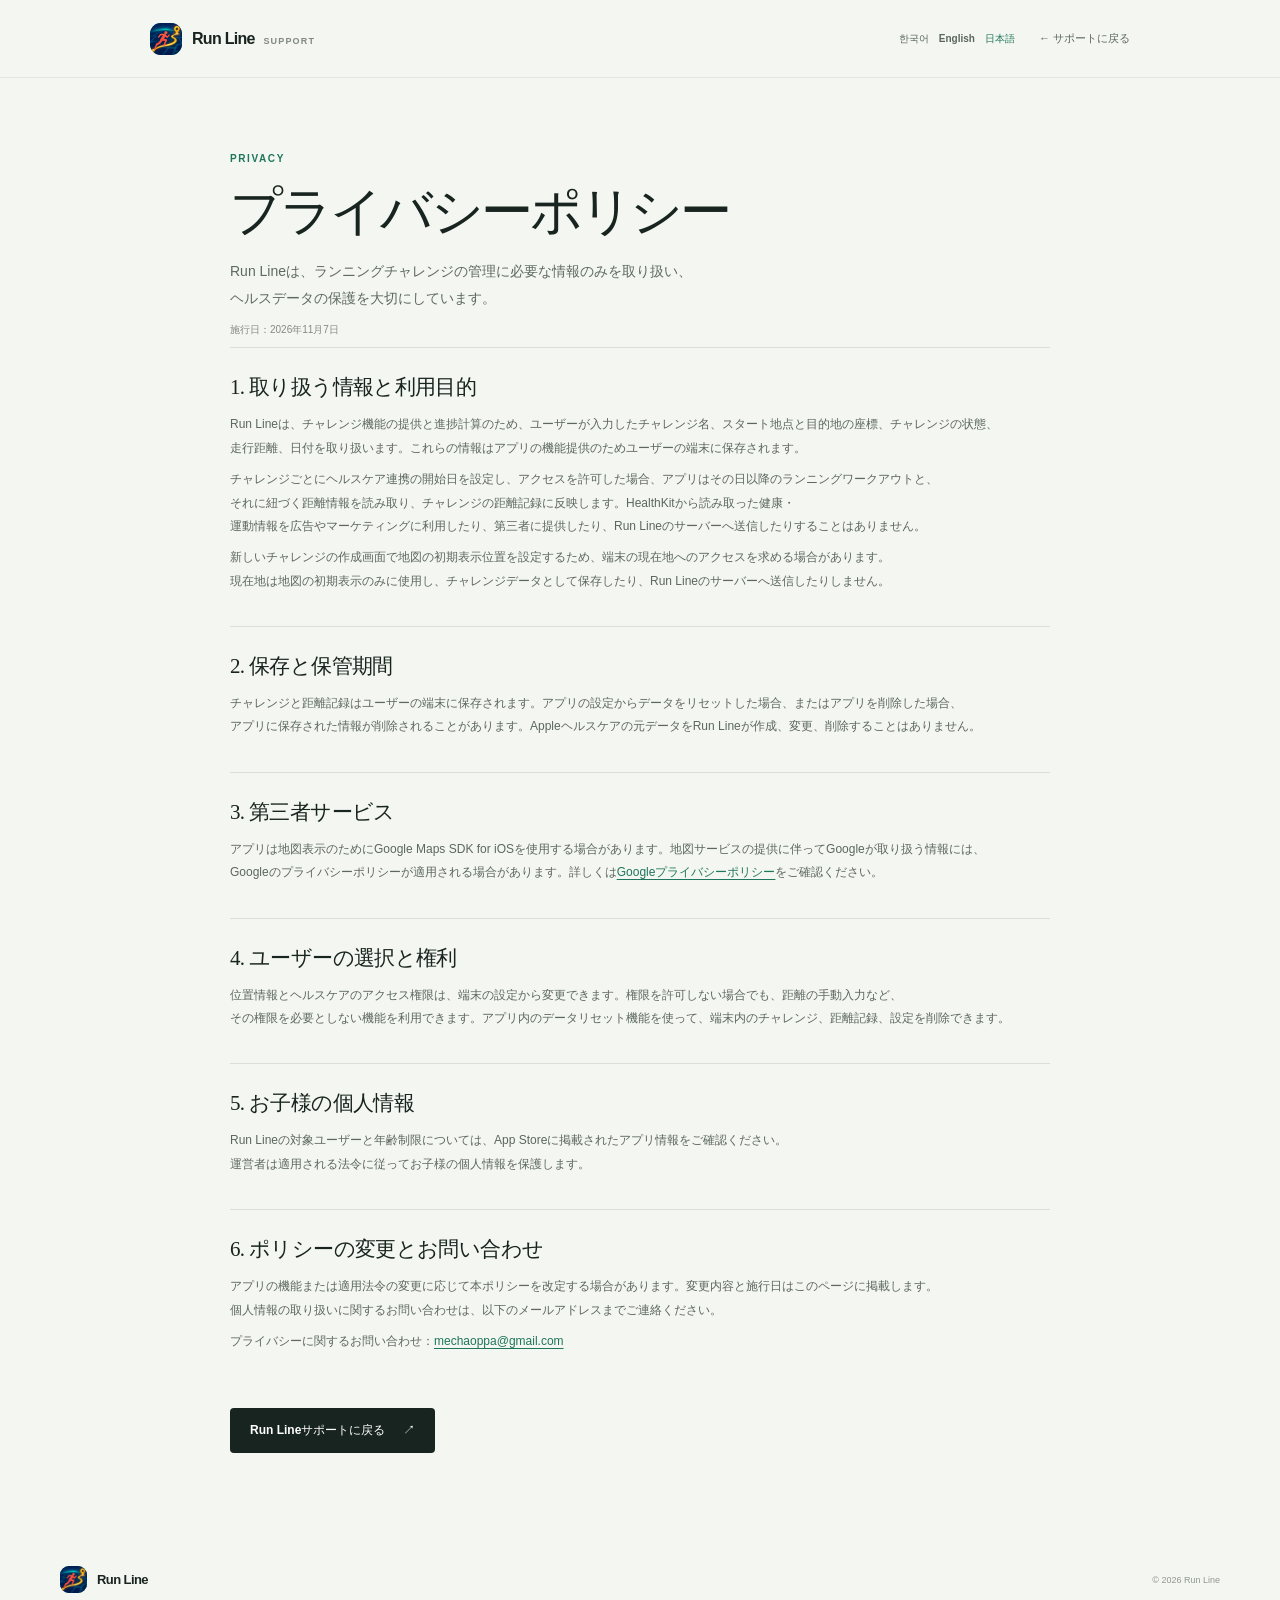
<file: ja/privacy.html>
<!doctype html>
<html lang="ja">
<head>
  <meta charset="utf-8">
  <meta name="viewport" content="width=device-width, initial-scale=1">
  <meta name="theme-color" content="#f4f6f1">
  <meta name="description" content="Run Lineのプライバシーポリシー">
  <title>プライバシーポリシー — Run Line</title>
  <link rel="alternate" hreflang="ko" href="../privacy.html?lang=ko">
  <link rel="alternate" hreflang="en" href="../en/privacy.html">
  <link rel="alternate" hreflang="ja" href="privacy.html">
  <link rel="alternate" hreflang="x-default" href="../privacy.html">
  <link rel="icon" type="image/jpeg" href="../run-line-app.jpg">
  <link rel="stylesheet" href="../styles.css?v=5">
</head>
<body class="privacy-page">
  <header class="site-header"><a class="brand" href="./"><span class="brand-mark" aria-hidden="true"><img src="../run-line-app.jpg" alt=""></span><span>Run Line <span class="brand-sub">SUPPORT</span></span></a><nav class="language-switch" aria-label="言語選択"><a href="../privacy.html?lang=ko" lang="ko">한국어</a><a href="../en/privacy.html" lang="en">English</a><a href="privacy.html" lang="ja" aria-current="page">日本語</a></nav><a class="back-link" href="./">← サポートに戻る</a></header>
  <main class="policy wrap">
    <p class="eyebrow">PRIVACY</p><h1>プライバシーポリシー</h1><p class="policy-lede">Run Lineは、ランニングチャレンジの管理に必要な情報のみを取り扱い、ヘルスデータの保護を大切にしています。</p><p class="effective-date">施行日：2026年11月7日</p>
    <article class="policy-body">
      <section><h2>1. 取り扱う情報と利用目的</h2><p>Run Lineは、チャレンジ機能の提供と進捗計算のため、ユーザーが入力したチャレンジ名、スタート地点と目的地の座標、チャレンジの状態、走行距離、日付を取り扱います。これらの情報はアプリの機能提供のためユーザーの端末に保存されます。</p><p>チャレンジごとにヘルスケア連携の開始日を設定し、アクセスを許可した場合、アプリはその日以降のランニングワークアウトと、それに紐づく距離情報を読み取り、チャレンジの距離記録に反映します。HealthKitから読み取った健康・運動情報を広告やマーケティングに利用したり、第三者に提供したり、Run Lineのサーバーへ送信したりすることはありません。</p><p>新しいチャレンジの作成画面で地図の初期表示位置を設定するため、端末の現在地へのアクセスを求める場合があります。現在地は地図の初期表示のみに使用し、チャレンジデータとして保存したり、Run Lineのサーバーへ送信したりしません。</p></section>
      <section><h2>2. 保存と保管期間</h2><p>チャレンジと距離記録はユーザーの端末に保存されます。アプリの設定からデータをリセットした場合、またはアプリを削除した場合、アプリに保存された情報が削除されることがあります。Appleヘルスケアの元データをRun Lineが作成、変更、削除することはありません。</p></section>
      <section><h2>3. 第三者サービス</h2><p>アプリは地図表示のためにGoogle Maps SDK for iOSを使用する場合があります。地図サービスの提供に伴ってGoogleが取り扱う情報には、Googleのプライバシーポリシーが適用される場合があります。詳しくは<a href="https://policies.google.com/privacy?hl=ja" target="_blank" rel="noopener noreferrer">Googleプライバシーポリシー</a>をご確認ください。</p></section>
      <section><h2>4. ユーザーの選択と権利</h2><p>位置情報とヘルスケアのアクセス権限は、端末の設定から変更できます。権限を許可しない場合でも、距離の手動入力など、その権限を必要としない機能を利用できます。アプリ内のデータリセット機能を使って、端末内のチャレンジ、距離記録、設定を削除できます。</p></section>
      <section><h2>5. お子様の個人情報</h2><p>Run Lineの対象ユーザーと年齢制限については、App Storeに掲載されたアプリ情報をご確認ください。運営者は適用される法令に従ってお子様の個人情報を保護します。</p></section>
      <section><h2>6. ポリシーの変更とお問い合わせ</h2><p>アプリの機能または適用法令の変更に応じて本ポリシーを改定する場合があります。変更内容と施行日はこのページに掲載します。個人情報の取り扱いに関するお問い合わせは、以下のメールアドレスまでご連絡ください。</p><p>プライバシーに関するお問い合わせ：<a href="mailto:mechaoppa@gmail.com">mechaoppa@gmail.com</a></p></section>
    </article>
    <a class="button button-dark policy-back" href="./">Run Lineサポートに戻る <span aria-hidden="true">↗</span></a>
  </main>
  <footer class="site-footer"><div class="wrap footer-inner"><a class="brand footer-brand" href="./"><span class="brand-mark" aria-hidden="true"><img src="../run-line-app.jpg" alt=""></span><span>Run Line</span></a><span class="copyright">© 2026 Run Line</span></div></footer>
</body>
</html>
</file>
<file: styles.css>
/* Design tokens and shared page foundations. */
:root{color-scheme:light;--paper:#f4f6f1;--ink:#18241f;--muted:#64716a;--green:#1e765c;--green-deep:#155641;--mint:#dbeae1;--line:#d9dfd9;--white:#fff;--orange:#ef9867;--serif:Georgia,'Times New Roman',serif;font-family:Inter,-apple-system,BlinkMacSystemFont,'Segoe UI','Noto Sans KR',sans-serif;color:var(--ink);background:var(--paper);font-synthesis:none;text-rendering:optimizeLegibility}*{box-sizing:border-box}html{scroll-behavior:smooth;scroll-padding-top:90px}body{margin:0;min-width:320px;background:var(--paper)}a{color:inherit;text-decoration:none}a:focus-visible,summary:focus-visible{outline:3px solid #e3a675;outline-offset:4px;border-radius:5px}.wrap{width:min(1160px,calc(100% - 64px));margin:0 auto}

/* Shared header and wordmark. */
.site-header{height:78px;padding:0 max(32px,calc((100% - 1260px)/2));display:flex;align-items:center;justify-content:space-between;border-bottom:1px solid rgba(24,36,31,.08);background:var(--paper)}.brand{display:inline-flex;align-items:center;gap:10px;font-size:16px;font-weight:750;letter-spacing:-.045em}.brand-mark{display:grid;place-items:center;width:32px;height:32px;border-radius:11px;background:var(--green)}.brand-mark svg{width:23px;height:23px;fill:none;stroke:#fff;stroke-width:2.6;stroke-linecap:round;stroke-linejoin:round}.brand-sub{margin-left:5px;color:#818a82;font-size:9px;font-weight:700;letter-spacing:.13em}.site-header nav{display:flex;align-items:center;gap:36px;color:#59665e;font-size:12px;font-weight:600}.site-header nav a:hover,.footer-meta a:hover{color:var(--green)}.site-header .nav-cta{color:var(--ink)}.nav-cta span{margin-left:6px;color:var(--green)}

/* Hero: introduces the app through a concrete challenge illustration. */
.hero{position:relative;min-height:600px;padding-top:99px;padding-bottom:82px;display:grid;grid-template-columns:1fr .9fr;align-items:center;gap:70px}.hero-copy{max-width:515px}.eyebrow{margin:0 0 20px;color:var(--green);font-size:10px;letter-spacing:.16em;font-weight:800}.status-dot{display:inline-block;width:7px;height:7px;margin-right:8px;border-radius:50%;background:#72a889;box-shadow:0 0 0 4px #e1ebe3;vertical-align:1px}.hero h1,.policy h1{margin:0;font-family:var(--serif);font-size:clamp(46px,6vw,70px);line-height:1.08;letter-spacing:-.055em;font-weight:500}.hero h1 em{color:var(--green);font-weight:500}.hero-lede{max-width:420px;margin:22px 0 26px;color:#59665e;font-size:14px;line-height:1.9;word-break:keep-all}.hero-actions{display:flex;align-items:center;gap:24px}.button{display:inline-flex;align-items:center;justify-content:center;gap:18px;padding:14px 20px;border-radius:4px;font-size:12px;font-weight:700;transition:transform .2s,background .2s}.button:hover{transform:translateY(-2px)}.button-dark{color:#fff;background:var(--ink)}.button-dark:hover{background:var(--green-deep)}.text-link{font-size:11px;font-weight:700}.text-link span{margin-left:5px;color:var(--green)}.hero-note{display:flex;gap:10px;align-items:flex-start;max-width:408px;margin-top:47px;padding-top:15px;border-top:1px solid var(--line);color:#778078;font-size:10px;line-height:1.7}.note-icon{color:var(--green);font-size:16px;line-height:1}.hero-index{position:absolute;bottom:30px;left:0;display:flex;align-items:center;gap:10px;color:#89918b;font-size:9px;letter-spacing:.1em}.hero-index span:first-child{color:var(--green);font-weight:800}.index-rule{width:65px;height:1px;background:#cbd3cc}

/* Abstract route card: illustrative UI, not a real map or route. */
.route-card{position:relative;max-width:430px;width:100%;justify-self:end;padding:22px 23px 20px;border:1px solid #e2e6df;border-radius:8px;background:#fff;box-shadow:0 28px 70px rgba(31,63,48,.09);transform:rotate(1.5deg)}.route-top{display:flex;justify-content:space-between;color:#727c74;font-size:10px;font-weight:650}.route-menu{letter-spacing:2px}.route-title{margin-top:7px;font-family:var(--serif);font-size:21px;letter-spacing:-.04em}.route-map{position:relative;height:245px;margin-top:18px;overflow:hidden;border-radius:4px;background:#edf2ed}.map-grid{position:absolute;inset:-30px;background-image:linear-gradient(112deg,transparent 45%,rgba(255,255,255,.9) 46%,rgba(255,255,255,.9) 48%,transparent 49%),linear-gradient(22deg,transparent 46%,rgba(255,255,255,.85) 47%,rgba(255,255,255,.85) 50%,transparent 51%),linear-gradient(90deg,rgba(133,171,145,.12) 1px,transparent 1px),linear-gradient(rgba(133,171,145,.12) 1px,transparent 1px);background-size:120px 90px,160px 105px,42px 42px,42px 42px;transform:rotate(-8deg) scale(1.2)}.route-line{position:absolute;left:19%;top:51%;width:63%;height:2px;background:#9ca99e;transform:rotate(-22deg)}.route-progress{position:absolute;left:19%;top:51%;width:40%;height:3px;background:var(--green);transform:rotate(-22deg);transform-origin:left center}.route-pin{position:absolute;z-index:2;display:grid;place-items:center;width:21px;height:21px;border:3px solid white;border-radius:50%;box-shadow:0 2px 8px #263c3033}.route-pin span{width:6px;height:6px;border-radius:50%;background:var(--green)}.start-pin{left:16%;top:55%;background:var(--green)}.finish-pin{right:16%;top:29%;background:#e39a68}.runner{position:absolute;left:54%;top:39%;z-index:3;display:grid;place-items:center;width:32px;height:32px;border:4px solid white;border-radius:50%;background:var(--green);color:white;font-size:12px;box-shadow:0 4px 12px #183f3155;transform:rotate(-20deg)}.runner span{transform:rotate(-45deg)}.map-label{position:absolute;color:#58645b;font-size:9px;font-weight:700}.label-start{left:12%;top:67%}.label-finish{right:10%;top:23%}.map-caption{position:absolute;right:10px;bottom:9px;color:#7b867e;font-size:8px}.route-stats{display:flex;align-items:center;gap:20px;padding-top:17px}.route-stats div:not(.stat-divider){display:grid;gap:4px}.route-stats div>span{color:#7b847d;font-size:9px}.route-stats strong{font-size:21px;letter-spacing:-.05em}.route-stats strong span,.route-stats small{color:var(--green);font-size:11px}.stat-divider{height:34px;border-left:1px solid var(--line)}.route-spark{margin-left:auto;color:var(--green);font-size:18px}

/* Three-step guide supports first-time visitors. */
.section-pad{padding:93px 0}.guide-section{background:#e9eee8}.section-heading{display:flex;align-items:end;justify-content:space-between;margin-bottom:38px}.section-heading .eyebrow,.faq-intro .eyebrow{margin-bottom:14px}.section-heading h2,.faq-intro h2,.contact-inner h2{margin:0;font-family:var(--serif);font-size:39px;line-height:1.15;font-weight:500;letter-spacing:-.045em}.section-heading>p{margin:0 2px 4px 20px;color:var(--muted);font-size:12px;line-height:1.8}.steps{display:grid;grid-template-columns:repeat(3,1fr);gap:14px}.step-card{min-height:265px;padding:23px 24px 20px;border:1px solid #dce2db;background:#f7f8f5}.step-top{display:flex;align-items:center;justify-content:space-between}.step-num{color:#879189;font-family:var(--serif);font-size:14px}.step-symbol{display:grid;place-items:center;width:36px;height:36px;border-radius:50%;background:#e2eee6;color:var(--green);font-size:20px}.symbol-map{font-size:25px}.step-card h3{margin:33px 0 10px;font-size:16px;letter-spacing:-.04em}.step-card p{margin:0;color:#667169;font-size:11px;line-height:1.8;word-break:keep-all}.step-foot{display:block;margin-top:18px;color:var(--green);font-size:9px;font-weight:700}

/* FAQ uses native disclosure widgets for keyboard and screen-reader access. */
.faq-section{background:var(--paper)}.faq-layout{display:grid;grid-template-columns:.7fr 1.3fr;gap:85px}.faq-intro h2{font-size:44px}.faq-intro>p:not(.eyebrow){margin:18px 0 23px;color:var(--muted);font-size:12px;line-height:1.8}.faq-list details{border-bottom:1px solid var(--line)}.faq-list details:first-child{border-top:1px solid var(--line)}.faq-list summary{min-height:68px;display:flex;align-items:center;gap:15px;list-style:none;cursor:pointer;font-size:12px;font-weight:650}.faq-list summary::-webkit-details-marker{display:none}.q-mark{color:var(--green);font-family:var(--serif);font-size:15px}.plus{position:relative;width:14px;height:14px;margin-left:auto;flex:none}.plus:before,.plus:after{content:"";position:absolute;top:6px;left:2px;width:10px;height:1px;background:#7d887f;transition:transform .2s}.plus:after{transform:rotate(90deg)}details[open] .plus:after{transform:rotate(0)}.faq-answer{padding:0 32px 19px;color:#647068;font-size:11px;line-height:1.9;word-break:keep-all}

/* Contact band provides a clear support destination and flags the pending address. */
.contact-section{padding:65px 0;background:#1a3028;color:#fff}.contact-inner{display:flex;align-items:center;justify-content:space-between;gap:45px}.contact-inner .eyebrow{color:#9ac1a7}.contact-inner h2{font-size:34px}.contact-inner>div:first-child>p:last-child{max-width:420px;margin:13px 0 0;color:#c0ccc4;font-size:11px;line-height:1.8}.contact-box{min-width:285px;padding:18px 20px;border:1px solid #ffffff38;border-radius:5px;background:#ffffff09;display:grid;gap:7px}.contact-icon{justify-self:end;color:#a8c9b2;font-size:19px}.contact-label{color:#b5c6ba;font-size:9px}.contact-box strong{font-size:13px}.contact-box small{color:#b5c6ba;font-size:9px}

/* Privacy link and footer close the support journey. */
.privacy-strip{padding:27px 0;background:#e8eee8}.privacy-inner{display:flex;align-items:center;gap:15px}.privacy-symbol{color:var(--green);font-size:23px}.privacy-inner>div{flex:1}.privacy-inner strong{font-size:11px}.privacy-inner p{margin:5px 0 0;color:#6d786f;font-size:10px}.privacy-link{font-size:10px;font-weight:700}.privacy-link span{margin-left:5px;color:var(--green)}.site-footer{padding:23px 0;background:var(--paper)}.footer-inner{display:flex;align-items:center;gap:25px}.footer-brand{font-size:13px}.footer-brand .brand-mark{width:27px;height:27px;border-radius:9px}.footer-meta{display:flex;gap:18px;color:#788279;font-size:9px}.copyright{margin-left:auto;color:#909891;font-size:9px}

/* Privacy document keeps policy content readable and distinct from support guidance. */
.privacy-page .site-header{padding-left:max(32px,calc((100% - 980px)/2));padding-right:max(32px,calc((100% - 980px)/2))}.back-link{font-size:11px;font-weight:650;color:#5d6a61}.policy{max-width:820px;padding-top:75px;padding-bottom:90px}.policy h1{font-size:52px}.policy-lede{max-width:620px;margin:18px 0 12px;color:#5d6a61;font-size:14px;line-height:1.9;word-break:keep-all}.effective-date{color:#828b83;font-size:10px}.policy-callout{margin:32px 0 38px;padding:18px 20px;border-left:3px solid #d58f5d;background:#ece9df}.policy-callout strong{font-size:11px}.policy-callout p{margin:7px 0 0;color:#626b63;font-size:11px;line-height:1.8;word-break:keep-all}.policy-body section{padding:25px 0;border-top:1px solid var(--line)}.policy-body h2{margin:0 0 12px;font-family:var(--serif);font-size:21px;font-weight:500;letter-spacing:-.03em}.policy-body p{margin:8px 0;color:#5b675f;font-size:12px;line-height:1.95;word-break:keep-all}.policy-body a{color:var(--green);text-decoration:underline;text-underline-offset:3px}.contact-pending{color:#a4663c!important;font-weight:700}.policy-back{margin-top:22px}

/* Responsive layouts preserve the same content order on small screens. */
@media(max-width:850px){.hero{gap:30px;grid-template-columns:1fr 1fr}.hero h1{font-size:54px}.hero-lede{font-size:13px}.route-card{padding:17px}.route-map{height:220px}.faq-layout{gap:45px}.contact-inner h2{font-size:29px}}
@media(max-width:650px){.wrap{width:calc(100% - 40px)}.site-header{height:66px;padding:0 20px}.site-header nav{gap:15px;font-size:10px}.site-header nav a:first-child{display:none}.brand{font-size:14px}.brand-sub{font-size:8px}.hero{min-height:0;padding-top:68px;padding-bottom:65px;grid-template-columns:1fr;gap:38px}.hero h1{font-size:54px}.hero-lede{max-width:480px}.hero-note{margin-top:31px}.route-card{justify-self:center;max-width:410px;transform:rotate(.7deg)}.hero-index{bottom:23px}.section-pad{padding:68px 0}.section-heading{display:block}.section-heading h2,.faq-intro h2{font-size:34px}.section-heading>p{margin:12px 0 0}.steps{grid-template-columns:1fr;gap:10px}.step-card{min-height:0;padding:18px 20px}.step-card h3{margin:19px 0 8px}.step-card p{max-width:480px}.step-foot{margin-top:12px}.faq-layout{grid-template-columns:1fr;gap:31px}.faq-intro h2 br{display:none}.faq-intro>p:not(.eyebrow){margin:10px 0 14px}.faq-list summary{min-height:63px;gap:11px;font-size:11px}.faq-answer{padding-left:27px}.contact-section{padding:50px 0}.contact-inner{align-items:stretch;flex-direction:column;gap:25px}.contact-inner h2{font-size:30px}.contact-box{min-width:0}.privacy-inner{align-items:flex-start;flex-wrap:wrap}.privacy-inner>div{min-width:calc(100% - 45px)}.privacy-link{margin-left:38px}.footer-inner{flex-wrap:wrap;gap:14px}.footer-meta{gap:12px}.copyright{width:100%;margin-left:0}.privacy-page .site-header{padding:0 20px}.policy{padding-top:54px;padding-bottom:65px}.policy h1{font-size:40px}.policy-lede{font-size:13px}.policy-body h2{font-size:19px}.policy-body p{font-size:11px}}
@media(prefers-reduced-motion:reduce){html{scroll-behavior:auto}*,*:before,*:after{transition:none!important;animation:none!important}}

/* Brand marks use the user-provided Run Line app image. */
.brand-mark img{display:block;width:100%;height:100%;max-width:100%;border-radius:inherit;object-fit:cover}

/* Language links stay visible beside the main navigation on every locale page. */
.site-header .language-switch{gap:10px;margin-left:22px;color:#59665e;font-size:10px;white-space:nowrap}.site-header .language-switch a[aria-current="page"]{color:var(--green);font-weight:800}.privacy-page .site-header .language-switch{margin-left:auto;margin-right:24px}
@media(max-width:850px){.site-header .language-switch{gap:8px;margin-left:12px;font-size:9px}}
@media(max-width:650px){.site-header{height:auto;min-height:66px;padding:10px 16px;flex-wrap:wrap;gap:8px}.site-header .language-switch{gap:8px;margin:0 0 0 auto;font-size:9px}.site-header .language-switch a:first-child{display:inline}.privacy-page .site-header .language-switch{margin:0 0 0 auto}.privacy-page .back-link{width:100%;text-align:right}}
</file>
